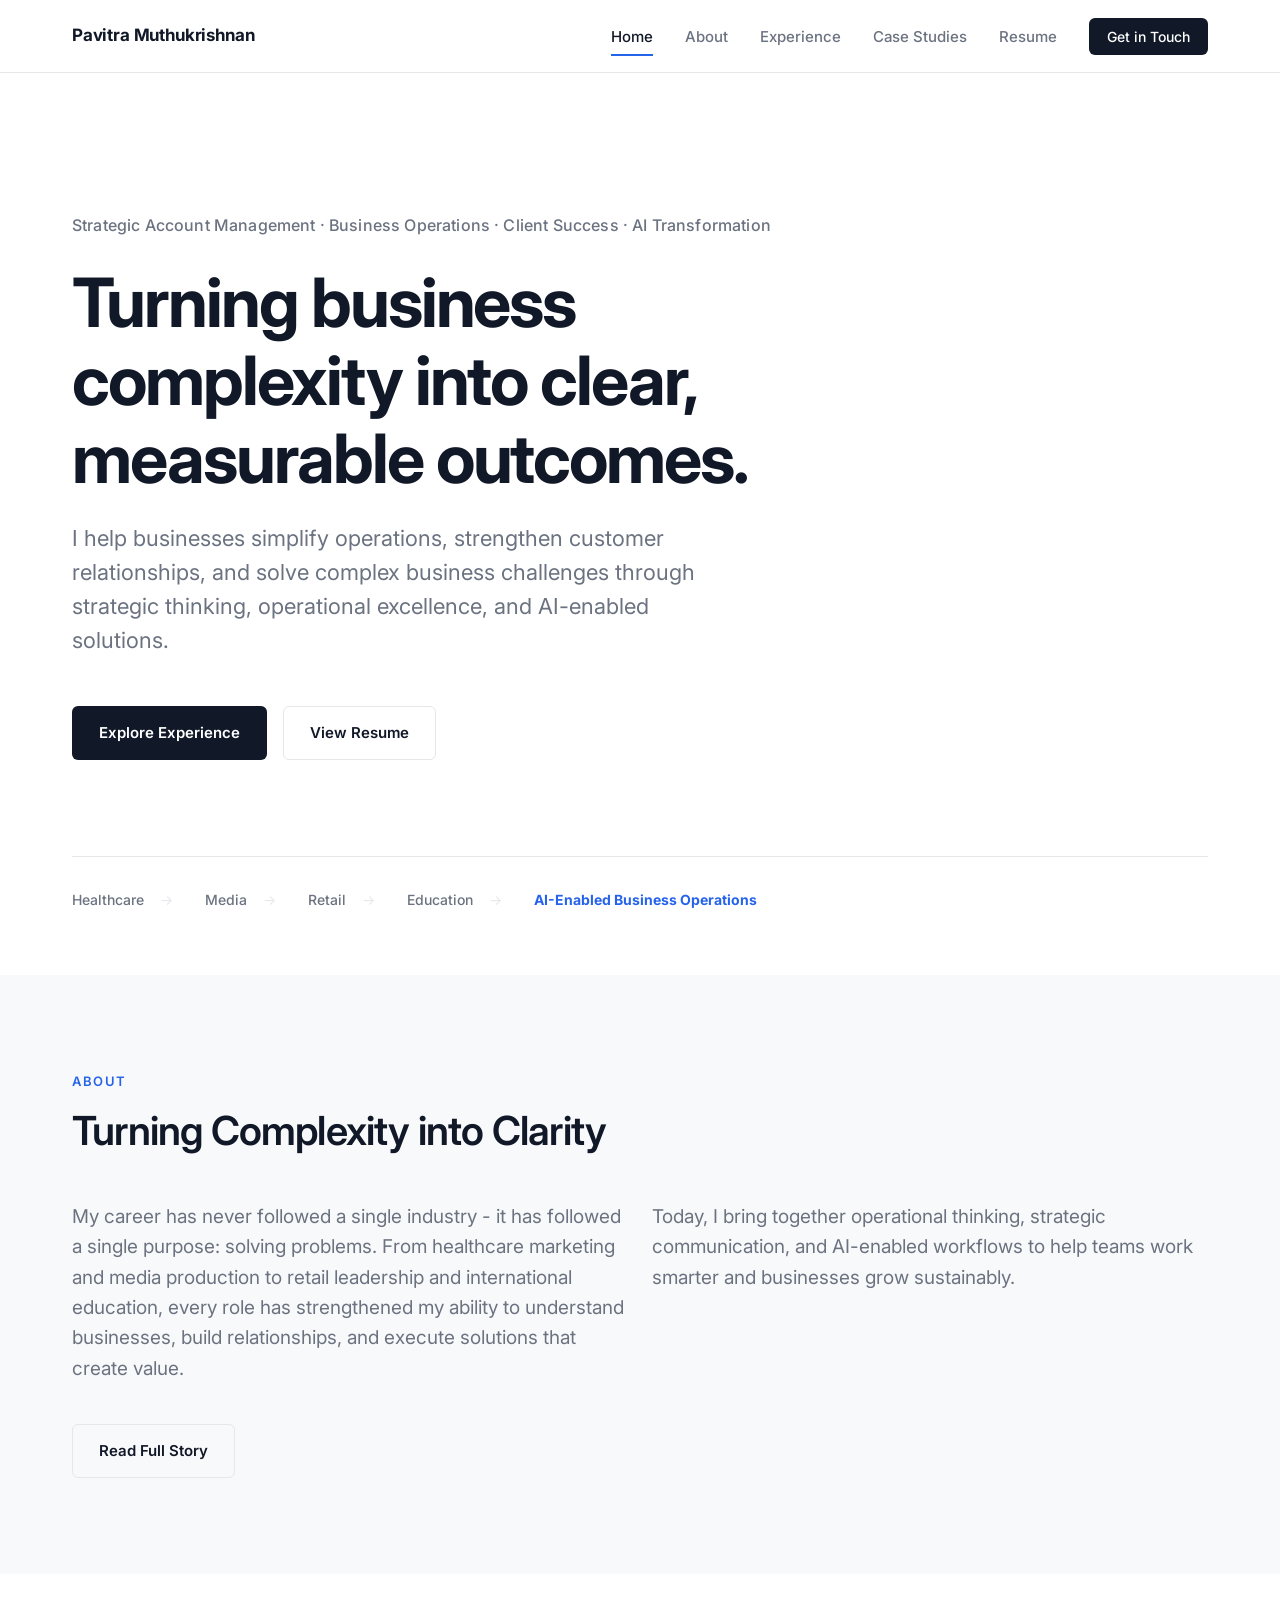
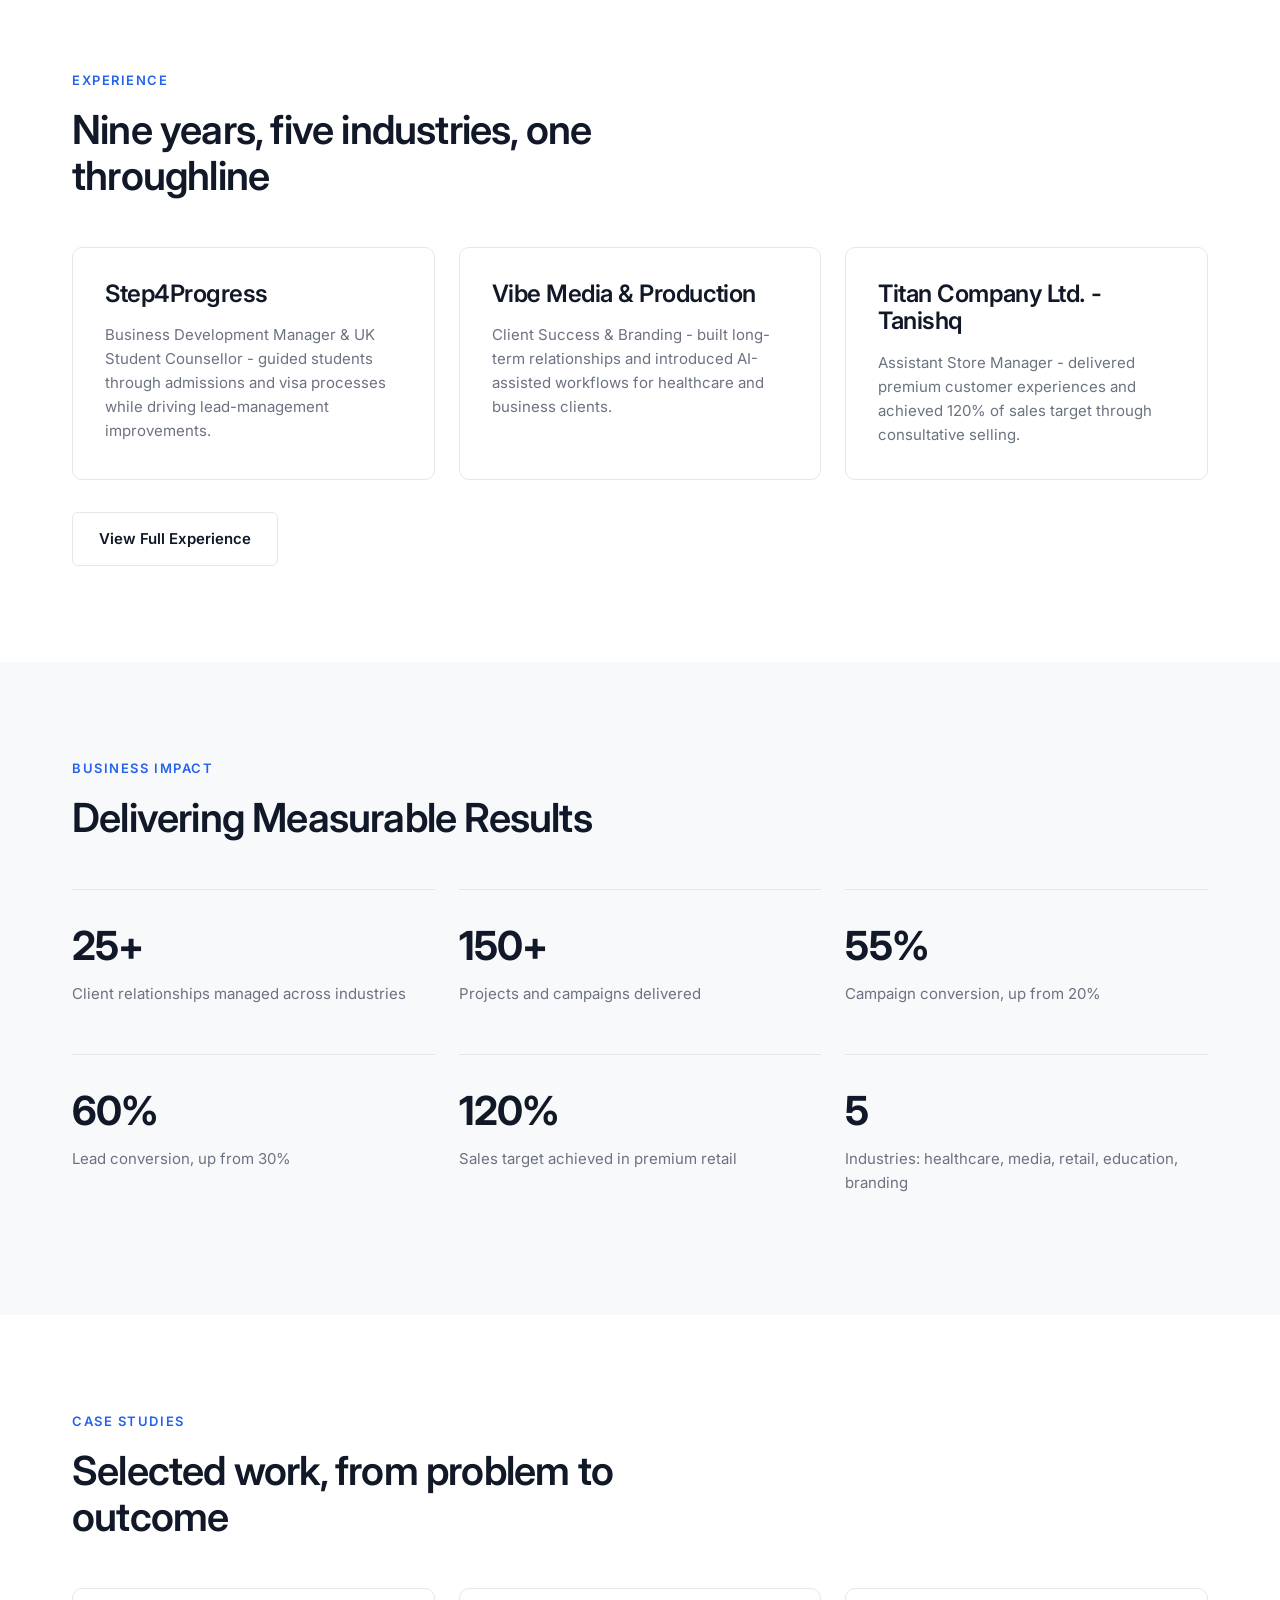
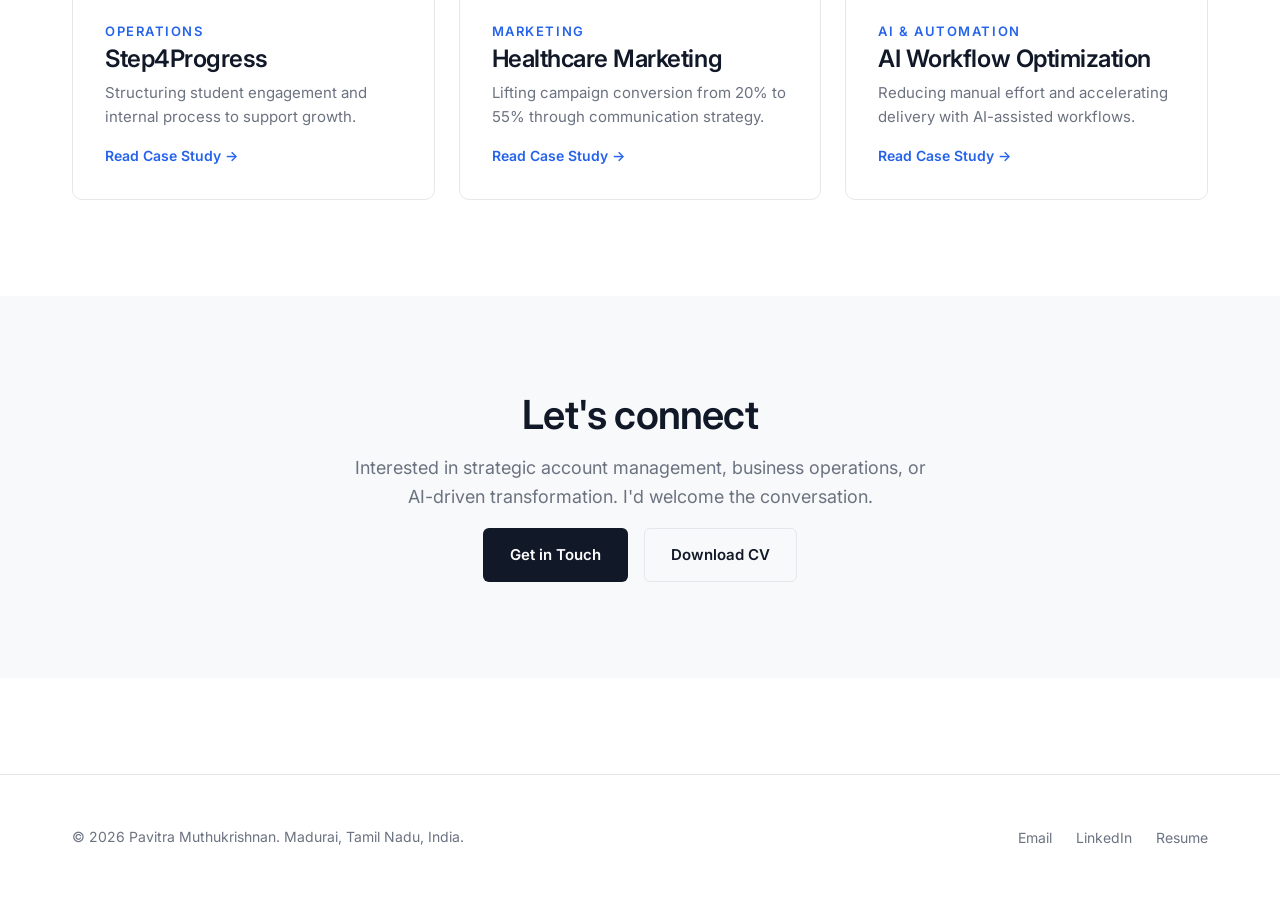
<file: index.html>
<!DOCTYPE html>
<html lang="en">
<head>
<meta charset="UTF-8">
<meta name="viewport" content="width=device-width, initial-scale=1.0">
<meta name="color-scheme" content="light only">
<title>Pavitra Muthukrishnan - Strategic Account Management &amp; Business Operations</title>
<meta name="description" content="Pavitra Muthukrishnan helps businesses simplify operations, strengthen client relationships, and solve complex business challenges through strategic thinking and AI-enabled solutions.">
<meta property="og:title" content="Pavitra Muthukrishnan - Strategic Account Management & Business Operations">
<meta property="og:description" content="Nine years across healthcare, media, retail, education, and branding - turning complexity into clarity.">
<meta property="og:type" content="website">
<meta name="twitter:card" content="summary">
<link rel="icon" href="assets/images/favicon.svg" type="image/svg+xml">
<link rel="preconnect" href="https://fonts.googleapis.com">
<link href="https://fonts.googleapis.com/css2?family=Inter:wght@400;500;600;700&display=swap" rel="stylesheet">
<style>
/* ============================================================
   PAVITRA MUTHUKRISHNAN — EXECUTIVE PORTFOLIO
   Design tokens
   ============================================================ */
:root{
  color-scheme: light only;
  --bg:#FFFFFF;
  --bg-secondary:#F8F9FA;
  --text-primary:#111827;
  --text-secondary:#6B7280;
  --accent:#2563EB;
  --accent-dim:#EFF3FE;
  --border:#E5E7EB;
  --card:#FFFFFF;

  --font-body:'Inter', -apple-system, BlinkMacSystemFont, 'SF Pro Display', sans-serif;

  --max-width:1200px;
  --content-width:820px;

  --space-1:8px;
  --space-2:16px;
  --space-3:24px;
  --space-4:32px;
  --space-5:48px;
  --space-6:64px;
  --space-7:96px;
  --space-8:140px;

  --radius-sm:6px;
  --radius-md:10px;
  --radius-lg:16px;

  --ease:cubic-bezier(.16,1,.3,1);
}

*,*::before,*::after{box-sizing:border-box;}
html{scroll-behavior:smooth; background:#FFFFFF;}
@media (prefers-reduced-motion:reduce){
  html{scroll-behavior:auto;}
  *,*::before,*::after{animation-duration:.001ms!important;animation-iteration-count:1!important;transition-duration:.001ms!important;scroll-behavior:auto!important;}
}

body{
  margin:0;
  font-family:var(--font-body);
  color:var(--text-primary);
  background:var(--bg);
  -webkit-font-smoothing:antialiased;
  line-height:1.6;
  font-size:18px;
}

h1,h2,h3,h4{
  margin:0 0 var(--space-2) 0;
  font-weight:600;
  letter-spacing:-0.02em;
  line-height:1.15;
}
h1{font-size:clamp(36px,6vw,68px); font-weight:700; letter-spacing:-0.03em;}
h2{font-size:clamp(28px,4vw,40px);}
h3{font-size:clamp(20px,2.4vw,24px);}
p{margin:0 0 var(--space-2) 0; color:var(--text-primary);}
a{color:inherit; text-decoration:none;}

.eyebrow{
  font-size:13px;
  font-weight:600;
  letter-spacing:.12em;
  text-transform:uppercase;
  color:var(--accent);
  margin-bottom:var(--space-2);
  display:block;
}

.text-secondary{color:var(--text-secondary);}
.lede{font-size:22px; color:var(--text-secondary); line-height:1.55; font-weight:400;}

/* ---------- Layout ---------- */
.wrap{
  max-width:var(--max-width);
  margin:0 auto;
  padding:0 var(--space-4);
}
.prose{
  max-width:var(--content-width);
}
section{padding:var(--space-7) 0;}
section.tight{padding:var(--space-6) 0;}
.divider{border:none; border-top:1px solid var(--border); margin:0;}
.bg-secondary{background:var(--bg-secondary);}

/* ---------- Nav ---------- */
.site-nav{
  position:sticky; top:0; z-index:100;
  background:rgba(255,255,255,.85);
  backdrop-filter:saturate(180%) blur(12px);
  border-bottom:1px solid var(--border);
}
.site-nav .wrap{
  display:flex; align-items:center; justify-content:space-between;
  height:72px;
}
.nav-mark{font-weight:700; font-size:17px; letter-spacing:-0.01em;}
.nav-links{display:flex; gap:var(--space-4); list-style:none; margin:0; padding:0; align-items:center;}
.nav-links a{
  font-size:15px; font-weight:500; color:var(--text-secondary);
  padding:8px 0; border-bottom:2px solid transparent;
  transition:color .2s var(--ease), border-color .2s var(--ease);
}
.nav-links a:hover, .nav-links a.active{color:var(--text-primary); border-bottom-color:var(--accent);}
.nav-cta{
  background:var(--text-primary); color:#fff!important; padding:10px 18px!important;
  border-radius:var(--radius-sm); font-size:14px!important; border-bottom:none!important;
}
.nav-cta:hover{background:var(--accent)!important;}
.nav-toggle{display:none; background:none; border:none; cursor:pointer; padding:8px;}
.nav-toggle span{display:block; width:22px; height:2px; background:var(--text-primary); margin:5px 0; transition:transform .2s var(--ease), opacity .2s var(--ease);}

@media (max-width:860px){
  .nav-links{
    display:none;
    position:fixed; top:72px; left:0; right:0; bottom:0;
    background:#fff; flex-direction:column; align-items:flex-start;
    padding:var(--space-3) var(--space-4); gap:var(--space-2);
    z-index:99;
  }
  .nav-links.open{display:flex;}
  .nav-toggle{display:block;}
}

/* ---------- Buttons ---------- */
.btn{
  display:inline-flex; align-items:center; gap:8px;
  font-size:15px; font-weight:600;
  padding:14px 26px; border-radius:var(--radius-sm);
  border:1px solid transparent; cursor:pointer;
  transition:transform .2s var(--ease), background .2s var(--ease), border-color .2s var(--ease), color .2s var(--ease);
}
.btn-primary{background:var(--text-primary); color:#fff;}
.btn-primary:hover{background:var(--accent);}
.btn-secondary{background:transparent; color:var(--text-primary); border-color:var(--border);}
.btn-secondary:hover{border-color:var(--text-primary);}
.btn-row{display:flex; gap:var(--space-2); flex-wrap:wrap;}

/* ---------- Hero ---------- */
.hero{padding:var(--space-8) 0 var(--space-6);}
.hero-role{
  font-size:16px; color:var(--text-secondary); font-weight:500;
  margin-bottom:var(--space-3); letter-spacing:.01em;
}
.hero h1{max-width:820px;}
.hero .lede{max-width:640px; margin-top:var(--space-3);}
.hero .btn-row{margin-top:var(--space-5);}

/* Career-arc signature strip */
.arc-strip{
  margin-top:var(--space-7);
  display:flex; align-items:center; flex-wrap:wrap;
  gap:0; border-top:1px solid var(--border); padding-top:var(--space-4);
}
.arc-item{
  font-size:14px; color:var(--text-secondary); font-weight:500;
  padding-right:var(--space-2); margin-right:var(--space-2);
  position:relative;
}
.arc-item:not(:last-child)::after{
  content:'→'; color:var(--border); margin-left:var(--space-2); font-weight:400;
}
.arc-item.current{color:var(--accent); font-weight:700;}

/* ---------- Cards ---------- */
.card{
  background:var(--card);
  border:1px solid var(--border);
  border-radius:var(--radius-md);
  padding:var(--space-4);
  transition:transform .25s var(--ease), box-shadow .25s var(--ease), border-color .25s var(--ease);
}
.card:hover{transform:translateY(-3px); box-shadow:0 12px 32px -16px rgba(17,24,39,.16); border-color:#D8DCE3;}

.grid{display:grid; gap:var(--space-3);}
.grid-2{grid-template-columns:repeat(2,1fr);}
.grid-3{grid-template-columns:repeat(3,1fr);}
@media (max-width:760px){.grid-2,.grid-3{grid-template-columns:1fr;}}

/* ---------- Metrics ---------- */
.metric{padding:var(--space-3) 0; border-top:1px solid var(--border);}
.metric-num{font-size:40px; font-weight:700; letter-spacing:-0.02em; color:var(--text-primary);}
.metric-label{font-size:15px; color:var(--text-secondary); margin-top:4px;}

/* ---------- Experience accordion ---------- */
.exp-card{border:1px solid var(--border); border-radius:var(--radius-md); margin-bottom:var(--space-2); overflow:hidden; background:#fff;}
.exp-head{
  display:flex; justify-content:space-between; align-items:center; gap:var(--space-3);
  padding:var(--space-3) var(--space-4); cursor:pointer; user-select:none;
  background:none; border:none; width:100%; text-align:left; font-family:inherit;
}
.exp-head:hover{background:var(--bg-secondary);}
.exp-title{display:flex; flex-direction:column; gap:2px;}
.exp-company{font-size:19px; font-weight:600;}
.exp-role{font-size:15px; color:var(--text-secondary);}
.exp-meta{display:flex; align-items:center; gap:var(--space-3);}
.exp-duration{font-size:14px; color:var(--text-secondary); white-space:nowrap;}
.exp-icon{width:20px; height:20px; flex-shrink:0; transition:transform .3s var(--ease); color:var(--text-secondary);}
.exp-card[data-open="true"] .exp-icon{transform:rotate(180deg);}
.exp-body{
  max-height:0; overflow:hidden; transition:max-height .35s var(--ease);
}
.exp-body-inner{padding:0 var(--space-4) var(--space-4); border-top:1px solid var(--border);}
.exp-body-inner p{margin-top:var(--space-2);}
.exp-body-inner ul{margin:var(--space-2) 0; padding-left:20px;}
.exp-body-inner li{margin-bottom:6px; color:var(--text-primary);}
.tag-row{display:flex; flex-wrap:wrap; gap:8px; margin-top:var(--space-2);}
.tag{font-size:13px; background:var(--accent-dim); color:var(--accent); padding:6px 12px; border-radius:20px; font-weight:600;}

/* ---------- Case study cards ---------- */
.cs-card{display:block; border:1px solid var(--border); border-radius:var(--radius-md); padding:var(--space-4); background:#fff;}
.cs-card .eyebrow{margin-bottom:var(--space-1);}
.cs-card h3{margin-bottom:8px;}
.cs-arrow{margin-top:var(--space-2); font-size:14px; font-weight:600; color:var(--accent); display:flex; align-items:center; gap:6px;}

/* ---------- Case study page ---------- */
.cs-hero{padding:var(--space-7) 0 var(--space-5); border-bottom:1px solid var(--border);}
.cs-flow{display:flex; flex-direction:column; gap:0;}
.cs-step{padding:var(--space-5) 0; border-top:1px solid var(--border);}
.cs-step:first-child{border-top:none;}
.cs-step-label{font-size:13px; font-weight:700; letter-spacing:.1em; text-transform:uppercase; color:var(--accent); margin-bottom:var(--space-2); display:block;}

/* ---------- Section titles ---------- */
.section-head{margin-bottom:var(--space-5); max-width:640px;}

/* ---------- Contact ---------- */
.contact-card{display:flex; align-items:center; justify-content:space-between; padding:var(--space-3) var(--space-4); border:1px solid var(--border); border-radius:var(--radius-md); margin-bottom:var(--space-2);}
.contact-card:hover{border-color:var(--accent);}
.contact-label{font-size:13px; color:var(--text-secondary); text-transform:uppercase; letter-spacing:.06em; font-weight:600;}
.contact-value{font-size:18px; font-weight:600; margin-top:2px;}

/* ---------- Footer ---------- */
footer{border-top:1px solid var(--border); padding:var(--space-5) 0; margin-top:var(--space-7);}
footer .wrap{display:flex; justify-content:space-between; align-items:center; flex-wrap:wrap; gap:var(--space-2);}
footer p{margin:0; font-size:14px; color:var(--text-secondary);}
.footer-links{display:flex; gap:var(--space-3); list-style:none; padding:0; margin:0;}
.footer-links a{font-size:14px; color:var(--text-secondary);}
.footer-links a:hover{color:var(--accent);}

/* ---------- Scroll reveal ---------- */
.reveal{opacity:0; transform:translateY(16px); transition:opacity .6s var(--ease), transform .6s var(--ease);}
.reveal.in{opacity:1; transform:translateY(0);}

/* ---------- Resume page ---------- */
.resume-toolbar{display:flex; gap:var(--space-2); flex-wrap:wrap; margin-bottom:var(--space-4);}
.pdf-frame{width:100%; height:80vh; border:1px solid var(--border); border-radius:var(--radius-md); background:var(--bg-secondary);}

/* ---------- Focus states ---------- */
a:focus-visible, button:focus-visible, .btn:focus-visible{
  outline:2px solid var(--accent); outline-offset:3px; border-radius:4px;
}

@media (max-width:600px){
  body{font-size:16px;}
  section{padding:var(--space-6) 0;}
  .grid-3{grid-template-columns:1fr;}
}

</style>
<link rel="canonical" href="https://pavitramuthukrishnan.com/">
<script type="application/ld+json">
{
  "@context": "https://schema.org",
  "@type": "Person",
  "name": "Pavitra Muthukrishnan",
  "jobTitle": "Strategic Account Management & Business Operations",
  "email": "pavitra962023@gmail.com",
  "telephone": "+91 8122636839",
  "address": {"@type": "PostalAddress","addressLocality": "Madurai","addressRegion": "Tamil Nadu","addressCountry": "India"},
  "sameAs": ["https://linkedin.com/in/pavitra-muthukrishnan-b9a6038a"]
}
</script>
</head>
<body>

<nav class="site-nav" aria-label="Primary">
  <div class="wrap">
    <a href="index.html" class="nav-mark">Pavitra Muthukrishnan</a>
    <button class="nav-toggle" aria-label="Toggle menu" aria-expanded="false">
      <span></span><span></span><span></span>
    </button>
    <ul class="nav-links">
      <li><a href="index.html">Home</a></li>
      <li><a href="about.html">About</a></li>
      <li><a href="experience.html">Experience</a></li>
      <li><a href="case-studies/index.html">Case Studies</a></li>
      <li><a href="resume/index.html">Resume</a></li>
      <li><a href="contact.html" class="nav-cta">Get in Touch</a></li>
    </ul>
  </div>
</nav>

<header class="hero">
  <div class="wrap">
    <p class="hero-role">Strategic Account Management · Business Operations · Client Success · AI Transformation</p>
    <h1>Turning business complexity into clear, measurable outcomes.</h1>
    <p class="lede">I help businesses simplify operations, strengthen customer relationships, and solve complex business challenges through strategic thinking, operational excellence, and AI-enabled solutions.</p>
    <div class="btn-row">
      <a href="experience.html" class="btn btn-primary">Explore Experience</a>
      <a href="resume/index.html" class="btn btn-secondary">View Resume</a>
    </div>

    <div class="arc-strip" aria-label="Career path across industries">
      <span class="arc-item">Healthcare</span>
      <span class="arc-item">Media</span>
      <span class="arc-item">Retail</span>
      <span class="arc-item">Education</span>
      <span class="arc-item current">AI-Enabled Business Operations</span>
    </div>
  </div>
</header>

<section class="bg-secondary reveal">
  <div class="wrap">
    <div class="section-head">
      <span class="eyebrow">About</span>
      <h2>Turning Complexity into Clarity</h2>
    </div>
    <div class="grid grid-2">
      <p class="text-secondary" style="font-size:19px;">My career has never followed a single industry - it has followed a single purpose: solving problems. From healthcare marketing and media production to retail leadership and international education, every role has strengthened my ability to understand businesses, build relationships, and execute solutions that create value.</p>
      <p class="text-secondary" style="font-size:19px;">Today, I bring together operational thinking, strategic communication, and AI-enabled workflows to help teams work smarter and businesses grow sustainably.</p>
    </div>
    <div class="btn-row" style="margin-top:24px;">
      <a href="about.html" class="btn btn-secondary">Read Full Story</a>
    </div>
  </div>
</section>

<section class="reveal">
  <div class="wrap">
    <div class="section-head">
      <span class="eyebrow">Experience</span>
      <h2>Nine years, five industries, one throughline</h2>
    </div>
    <div class="grid grid-3">
      <div class="card">
        <h3>Step4Progress</h3>
        <p class="text-secondary" style="font-size:15px; margin-bottom:0;">Business Development Manager &amp; UK Student Counsellor - guided students through admissions and visa processes while driving lead-management improvements.</p>
      </div>
      <div class="card">
        <h3>Vibe Media &amp; Production</h3>
        <p class="text-secondary" style="font-size:15px; margin-bottom:0;">Client Success &amp; Branding - built long-term relationships and introduced AI-assisted workflows for healthcare and business clients.</p>
      </div>
      <div class="card">
        <h3>Titan Company Ltd. - Tanishq</h3>
        <p class="text-secondary" style="font-size:15px; margin-bottom:0;">Assistant Store Manager - delivered premium customer experiences and achieved 120% of sales target through consultative selling.</p>
      </div>
    </div>
    <div class="btn-row" style="margin-top:32px;">
      <a href="experience.html" class="btn btn-secondary">View Full Experience</a>
    </div>
  </div>
</section>

<section class="bg-secondary reveal">
  <div class="wrap">
    <div class="section-head">
      <span class="eyebrow">Business Impact</span>
      <h2>Delivering Measurable Results</h2>
    </div>
    <div class="grid grid-3">
      <div class="metric"><div class="metric-num">25+</div><div class="metric-label">Client relationships managed across industries</div></div>
      <div class="metric"><div class="metric-num">150+</div><div class="metric-label">Projects and campaigns delivered</div></div>
      <div class="metric"><div class="metric-num">55%</div><div class="metric-label">Campaign conversion, up from 20%</div></div>
      <div class="metric"><div class="metric-num">60%</div><div class="metric-label">Lead conversion, up from 30%</div></div>
      <div class="metric"><div class="metric-num">120%</div><div class="metric-label">Sales target achieved in premium retail</div></div>
      <div class="metric"><div class="metric-num">5</div><div class="metric-label">Industries: healthcare, media, retail, education, branding</div></div>
    </div>
  </div>
</section>

<section class="reveal">
  <div class="wrap">
    <div class="section-head">
      <span class="eyebrow">Case Studies</span>
      <h2>Selected work, from problem to outcome</h2>
    </div>
    <div class="grid grid-3">
      <a href="case-studies/step4progress.html" class="cs-card">
        <span class="eyebrow" style="margin-bottom:4px;">Operations</span>
        <h3>Step4Progress</h3>
        <p class="text-secondary" style="font-size:15px;">Structuring student engagement and internal process to support growth.</p>
        <span class="cs-arrow">Read Case Study →</span>
      </a>
      <a href="case-studies/healthcare-marketing.html" class="cs-card">
        <span class="eyebrow" style="margin-bottom:4px;">Marketing</span>
        <h3>Healthcare Marketing</h3>
        <p class="text-secondary" style="font-size:15px;">Lifting campaign conversion from 20% to 55% through communication strategy.</p>
        <span class="cs-arrow">Read Case Study →</span>
      </a>
      <a href="case-studies/ai-workflow-optimization.html" class="cs-card">
        <span class="eyebrow" style="margin-bottom:4px;">AI &amp; Automation</span>
        <h3>AI Workflow Optimization</h3>
        <p class="text-secondary" style="font-size:15px;">Reducing manual effort and accelerating delivery with AI-assisted workflows.</p>
        <span class="cs-arrow">Read Case Study →</span>
      </a>
    </div>
  </div>
</section>

<section class="bg-secondary reveal">
  <div class="wrap" style="text-align:center; max-width:640px;">
    <h2>Let's connect</h2>
    <p class="text-secondary" style="font-size:18px;">Interested in strategic account management, business operations, or AI-driven transformation. I'd welcome the conversation.</p>
    <div class="btn-row" style="justify-content:center;">
      <a href="contact.html" class="btn btn-primary">Get in Touch</a>
      <a href="resume/index.html" class="btn btn-secondary">Download CV</a>
    </div>
  </div>
</section>

<footer>
  <div class="wrap">
    <p>© 2026 Pavitra Muthukrishnan. Madurai, Tamil Nadu, India.</p>
    <ul class="footer-links">
      <li><a href="mailto:pavitra962023@gmail.com">Email</a></li>
      <li><a href="https://linkedin.com/in/pavitra-muthukrishnan-b9a6038a" target="_blank" rel="noopener">LinkedIn</a></li>
      <li><a href="resume/index.html">Resume</a></li>
    </ul>
  </div>
</footer>

<script>
// Nav toggle (mobile)
document.addEventListener('DOMContentLoaded', () => {
  const toggle = document.querySelector('.nav-toggle');
  const links = document.querySelector('.nav-links');
  if (toggle && links) {
    toggle.addEventListener('click', () => {
      const open = links.classList.toggle('open');
      toggle.setAttribute('aria-expanded', open);
    });
    links.querySelectorAll('a').forEach(a => a.addEventListener('click', () => {
      links.classList.remove('open');
      toggle.setAttribute('aria-expanded', 'false');
    }));
  }

  // Experience accordion
  document.querySelectorAll('.exp-card').forEach(card => {
    const head = card.querySelector('.exp-head');
    const body = card.querySelector('.exp-body');
    if (!head || !body) return;
    head.addEventListener('click', () => {
      const isOpen = card.getAttribute('data-open') === 'true';
      // close others
      document.querySelectorAll('.exp-card[data-open="true"]').forEach(other => {
        if (other !== card) {
          other.setAttribute('data-open', 'false');
          other.querySelector('.exp-body').style.maxHeight = null;
          other.querySelector('.exp-head').setAttribute('aria-expanded', 'false');
        }
      });
      card.setAttribute('data-open', String(!isOpen));
      head.setAttribute('aria-expanded', String(!isOpen));
      body.style.maxHeight = !isOpen ? body.scrollHeight + 'px' : null;
    });
  });

  // Scroll reveal
  const revealEls = document.querySelectorAll('.reveal');
  if ('IntersectionObserver' in window && revealEls.length) {
    const io = new IntersectionObserver((entries) => {
      entries.forEach(entry => {
        if (entry.isIntersecting) {
          entry.target.classList.add('in');
          io.unobserve(entry.target);
        }
      });
    }, { threshold: 0.12 });
    revealEls.forEach(el => io.observe(el));
  } else {
    revealEls.forEach(el => el.classList.add('in'));
  }

  // Active nav link highlight based on current page
  const current = window.location.pathname.split('/').pop() || 'index.html';
  document.querySelectorAll('.nav-links a').forEach(a => {
    const href = a.getAttribute('href');
    if (href === current || (current === '' && href === 'index.html')) {
      a.classList.add('active');
    }
  });
});

</script>
</body>
</html>
</file>
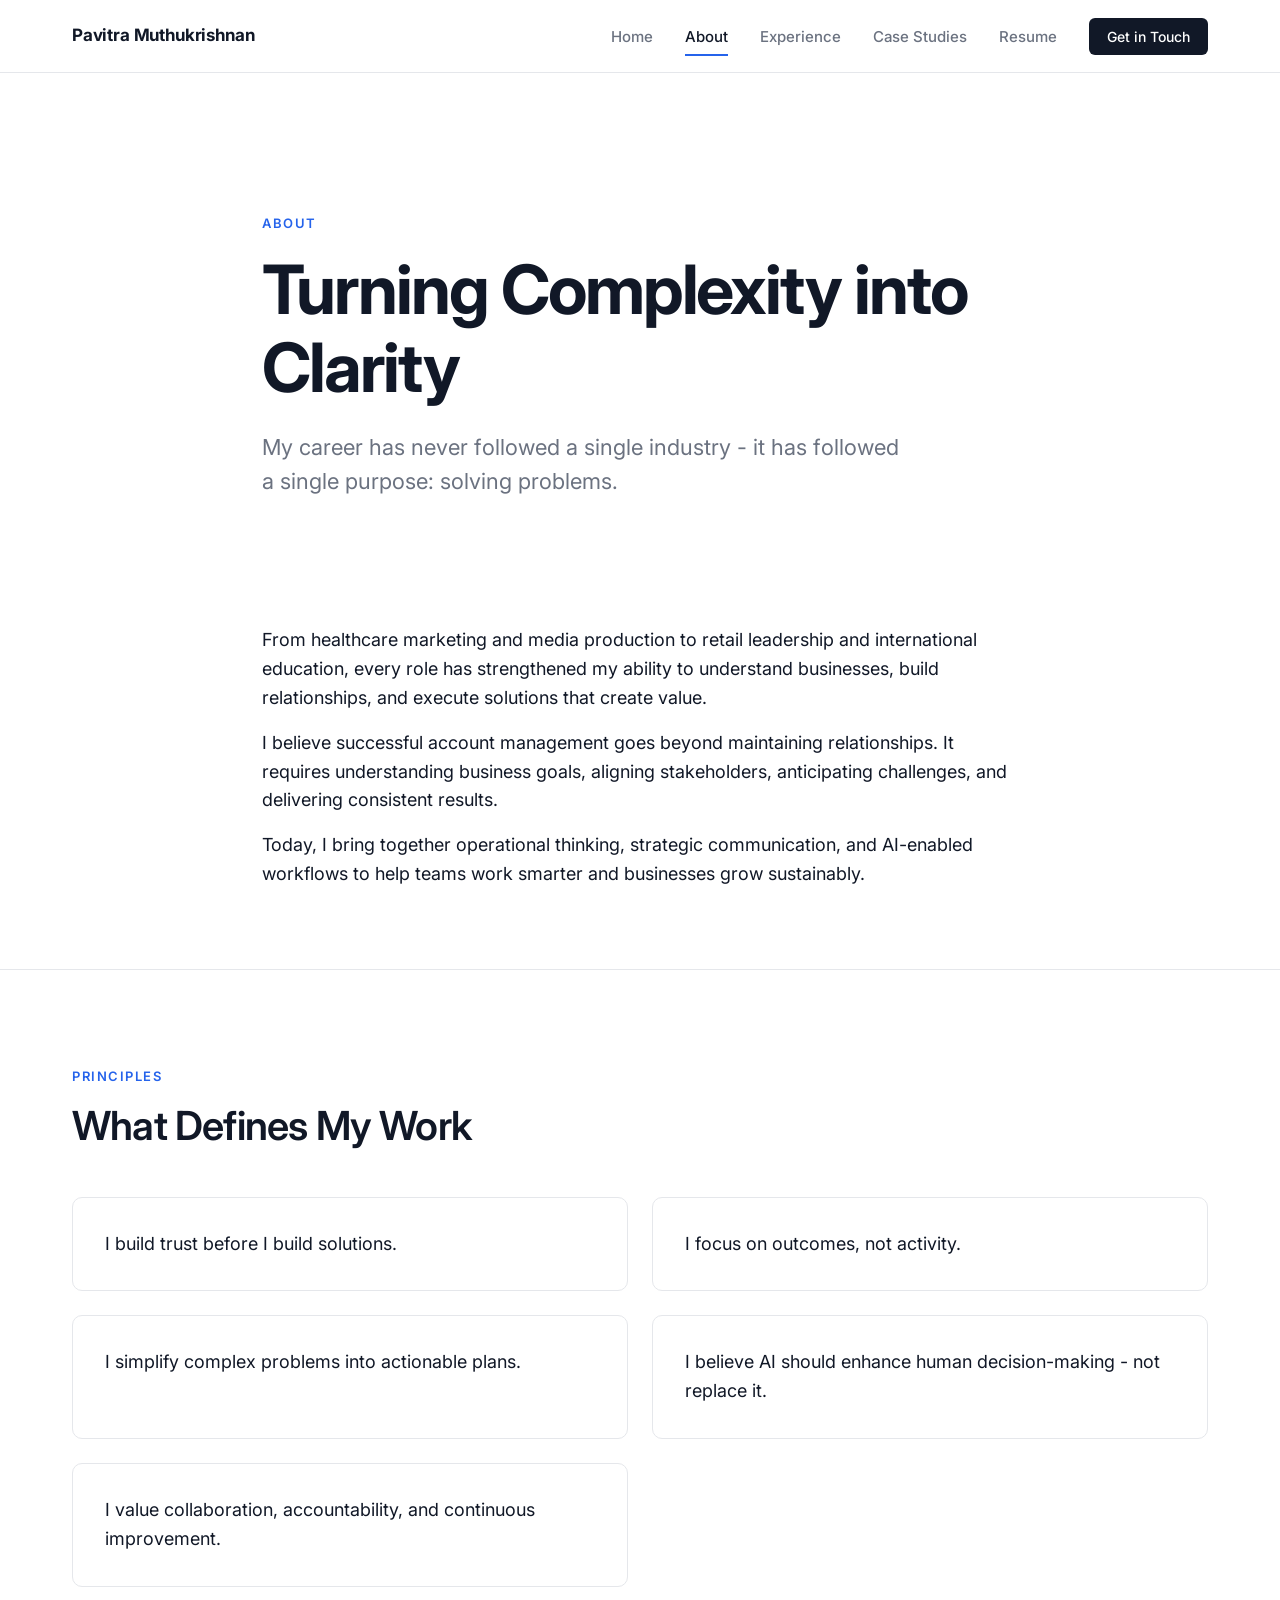
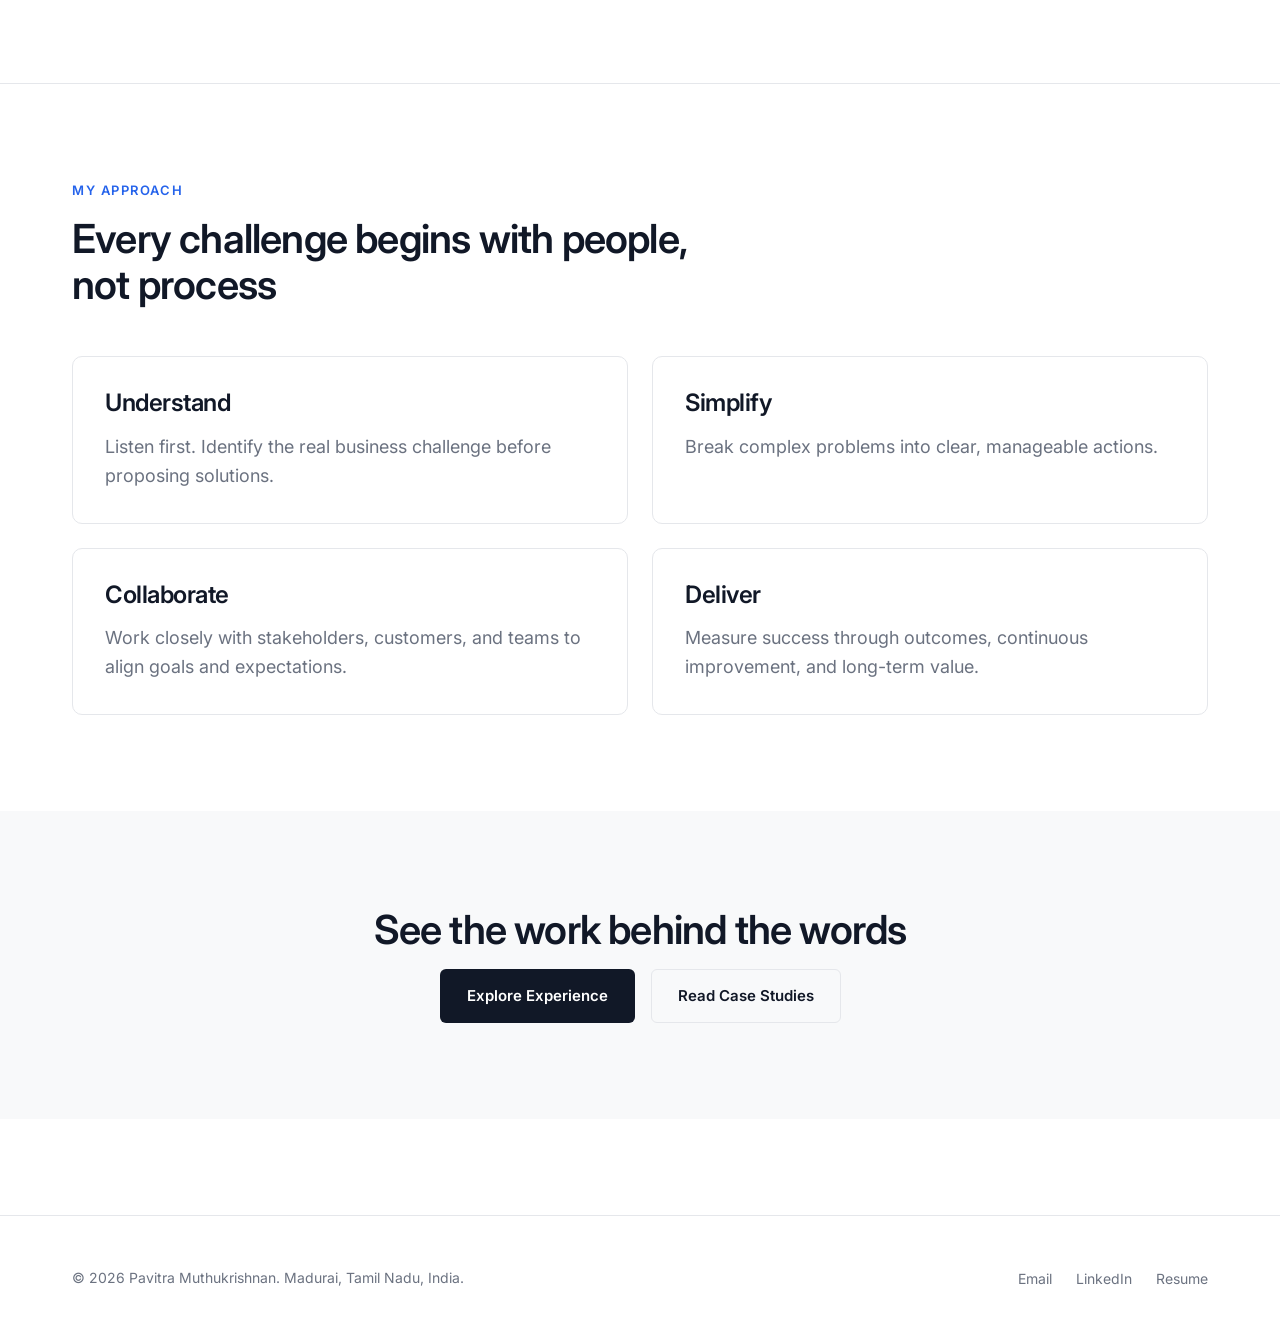
<file: about.html>
<!DOCTYPE html>
<html lang="en">
<head>
<meta charset="UTF-8">
<meta name="viewport" content="width=device-width, initial-scale=1.0">
<meta name="color-scheme" content="light only">
<title>About - Pavitra Muthukrishnan</title>
<meta name="description" content="Nine years across healthcare, media, retail, education, and branding - a career built on solving problems, not following one industry.">
<link href="https://fonts.googleapis.com/css2?family=Inter:wght@400;500;600;700&display=swap" rel="stylesheet">
<style>
/* ============================================================
   PAVITRA MUTHUKRISHNAN — EXECUTIVE PORTFOLIO
   Design tokens
   ============================================================ */
:root{
  color-scheme: light only;
  --bg:#FFFFFF;
  --bg-secondary:#F8F9FA;
  --text-primary:#111827;
  --text-secondary:#6B7280;
  --accent:#2563EB;
  --accent-dim:#EFF3FE;
  --border:#E5E7EB;
  --card:#FFFFFF;

  --font-body:'Inter', -apple-system, BlinkMacSystemFont, 'SF Pro Display', sans-serif;

  --max-width:1200px;
  --content-width:820px;

  --space-1:8px;
  --space-2:16px;
  --space-3:24px;
  --space-4:32px;
  --space-5:48px;
  --space-6:64px;
  --space-7:96px;
  --space-8:140px;

  --radius-sm:6px;
  --radius-md:10px;
  --radius-lg:16px;

  --ease:cubic-bezier(.16,1,.3,1);
}

*,*::before,*::after{box-sizing:border-box;}
html{scroll-behavior:smooth; background:#FFFFFF;}
@media (prefers-reduced-motion:reduce){
  html{scroll-behavior:auto;}
  *,*::before,*::after{animation-duration:.001ms!important;animation-iteration-count:1!important;transition-duration:.001ms!important;scroll-behavior:auto!important;}
}

body{
  margin:0;
  font-family:var(--font-body);
  color:var(--text-primary);
  background:var(--bg);
  -webkit-font-smoothing:antialiased;
  line-height:1.6;
  font-size:18px;
}

h1,h2,h3,h4{
  margin:0 0 var(--space-2) 0;
  font-weight:600;
  letter-spacing:-0.02em;
  line-height:1.15;
}
h1{font-size:clamp(36px,6vw,68px); font-weight:700; letter-spacing:-0.03em;}
h2{font-size:clamp(28px,4vw,40px);}
h3{font-size:clamp(20px,2.4vw,24px);}
p{margin:0 0 var(--space-2) 0; color:var(--text-primary);}
a{color:inherit; text-decoration:none;}

.eyebrow{
  font-size:13px;
  font-weight:600;
  letter-spacing:.12em;
  text-transform:uppercase;
  color:var(--accent);
  margin-bottom:var(--space-2);
  display:block;
}

.text-secondary{color:var(--text-secondary);}
.lede{font-size:22px; color:var(--text-secondary); line-height:1.55; font-weight:400;}

/* ---------- Layout ---------- */
.wrap{
  max-width:var(--max-width);
  margin:0 auto;
  padding:0 var(--space-4);
}
.prose{
  max-width:var(--content-width);
}
section{padding:var(--space-7) 0;}
section.tight{padding:var(--space-6) 0;}
.divider{border:none; border-top:1px solid var(--border); margin:0;}
.bg-secondary{background:var(--bg-secondary);}

/* ---------- Nav ---------- */
.site-nav{
  position:sticky; top:0; z-index:100;
  background:rgba(255,255,255,.85);
  backdrop-filter:saturate(180%) blur(12px);
  border-bottom:1px solid var(--border);
}
.site-nav .wrap{
  display:flex; align-items:center; justify-content:space-between;
  height:72px;
}
.nav-mark{font-weight:700; font-size:17px; letter-spacing:-0.01em;}
.nav-links{display:flex; gap:var(--space-4); list-style:none; margin:0; padding:0; align-items:center;}
.nav-links a{
  font-size:15px; font-weight:500; color:var(--text-secondary);
  padding:8px 0; border-bottom:2px solid transparent;
  transition:color .2s var(--ease), border-color .2s var(--ease);
}
.nav-links a:hover, .nav-links a.active{color:var(--text-primary); border-bottom-color:var(--accent);}
.nav-cta{
  background:var(--text-primary); color:#fff!important; padding:10px 18px!important;
  border-radius:var(--radius-sm); font-size:14px!important; border-bottom:none!important;
}
.nav-cta:hover{background:var(--accent)!important;}
.nav-toggle{display:none; background:none; border:none; cursor:pointer; padding:8px;}
.nav-toggle span{display:block; width:22px; height:2px; background:var(--text-primary); margin:5px 0; transition:transform .2s var(--ease), opacity .2s var(--ease);}

@media (max-width:860px){
  .nav-links{
    display:none;
    position:fixed; top:72px; left:0; right:0; bottom:0;
    background:#fff; flex-direction:column; align-items:flex-start;
    padding:var(--space-3) var(--space-4); gap:var(--space-2);
    z-index:99;
  }
  .nav-links.open{display:flex;}
  .nav-toggle{display:block;}
}

/* ---------- Buttons ---------- */
.btn{
  display:inline-flex; align-items:center; gap:8px;
  font-size:15px; font-weight:600;
  padding:14px 26px; border-radius:var(--radius-sm);
  border:1px solid transparent; cursor:pointer;
  transition:transform .2s var(--ease), background .2s var(--ease), border-color .2s var(--ease), color .2s var(--ease);
}
.btn-primary{background:var(--text-primary); color:#fff;}
.btn-primary:hover{background:var(--accent);}
.btn-secondary{background:transparent; color:var(--text-primary); border-color:var(--border);}
.btn-secondary:hover{border-color:var(--text-primary);}
.btn-row{display:flex; gap:var(--space-2); flex-wrap:wrap;}

/* ---------- Hero ---------- */
.hero{padding:var(--space-8) 0 var(--space-6);}
.hero-role{
  font-size:16px; color:var(--text-secondary); font-weight:500;
  margin-bottom:var(--space-3); letter-spacing:.01em;
}
.hero h1{max-width:820px;}
.hero .lede{max-width:640px; margin-top:var(--space-3);}
.hero .btn-row{margin-top:var(--space-5);}

/* Career-arc signature strip */
.arc-strip{
  margin-top:var(--space-7);
  display:flex; align-items:center; flex-wrap:wrap;
  gap:0; border-top:1px solid var(--border); padding-top:var(--space-4);
}
.arc-item{
  font-size:14px; color:var(--text-secondary); font-weight:500;
  padding-right:var(--space-2); margin-right:var(--space-2);
  position:relative;
}
.arc-item:not(:last-child)::after{
  content:'→'; color:var(--border); margin-left:var(--space-2); font-weight:400;
}
.arc-item.current{color:var(--accent); font-weight:700;}

/* ---------- Cards ---------- */
.card{
  background:var(--card);
  border:1px solid var(--border);
  border-radius:var(--radius-md);
  padding:var(--space-4);
  transition:transform .25s var(--ease), box-shadow .25s var(--ease), border-color .25s var(--ease);
}
.card:hover{transform:translateY(-3px); box-shadow:0 12px 32px -16px rgba(17,24,39,.16); border-color:#D8DCE3;}

.grid{display:grid; gap:var(--space-3);}
.grid-2{grid-template-columns:repeat(2,1fr);}
.grid-3{grid-template-columns:repeat(3,1fr);}
@media (max-width:760px){.grid-2,.grid-3{grid-template-columns:1fr;}}

/* ---------- Metrics ---------- */
.metric{padding:var(--space-3) 0; border-top:1px solid var(--border);}
.metric-num{font-size:40px; font-weight:700; letter-spacing:-0.02em; color:var(--text-primary);}
.metric-label{font-size:15px; color:var(--text-secondary); margin-top:4px;}

/* ---------- Experience accordion ---------- */
.exp-card{border:1px solid var(--border); border-radius:var(--radius-md); margin-bottom:var(--space-2); overflow:hidden; background:#fff;}
.exp-head{
  display:flex; justify-content:space-between; align-items:center; gap:var(--space-3);
  padding:var(--space-3) var(--space-4); cursor:pointer; user-select:none;
  background:none; border:none; width:100%; text-align:left; font-family:inherit;
}
.exp-head:hover{background:var(--bg-secondary);}
.exp-title{display:flex; flex-direction:column; gap:2px;}
.exp-company{font-size:19px; font-weight:600;}
.exp-role{font-size:15px; color:var(--text-secondary);}
.exp-meta{display:flex; align-items:center; gap:var(--space-3);}
.exp-duration{font-size:14px; color:var(--text-secondary); white-space:nowrap;}
.exp-icon{width:20px; height:20px; flex-shrink:0; transition:transform .3s var(--ease); color:var(--text-secondary);}
.exp-card[data-open="true"] .exp-icon{transform:rotate(180deg);}
.exp-body{
  max-height:0; overflow:hidden; transition:max-height .35s var(--ease);
}
.exp-body-inner{padding:0 var(--space-4) var(--space-4); border-top:1px solid var(--border);}
.exp-body-inner p{margin-top:var(--space-2);}
.exp-body-inner ul{margin:var(--space-2) 0; padding-left:20px;}
.exp-body-inner li{margin-bottom:6px; color:var(--text-primary);}
.tag-row{display:flex; flex-wrap:wrap; gap:8px; margin-top:var(--space-2);}
.tag{font-size:13px; background:var(--accent-dim); color:var(--accent); padding:6px 12px; border-radius:20px; font-weight:600;}

/* ---------- Case study cards ---------- */
.cs-card{display:block; border:1px solid var(--border); border-radius:var(--radius-md); padding:var(--space-4); background:#fff;}
.cs-card .eyebrow{margin-bottom:var(--space-1);}
.cs-card h3{margin-bottom:8px;}
.cs-arrow{margin-top:var(--space-2); font-size:14px; font-weight:600; color:var(--accent); display:flex; align-items:center; gap:6px;}

/* ---------- Case study page ---------- */
.cs-hero{padding:var(--space-7) 0 var(--space-5); border-bottom:1px solid var(--border);}
.cs-flow{display:flex; flex-direction:column; gap:0;}
.cs-step{padding:var(--space-5) 0; border-top:1px solid var(--border);}
.cs-step:first-child{border-top:none;}
.cs-step-label{font-size:13px; font-weight:700; letter-spacing:.1em; text-transform:uppercase; color:var(--accent); margin-bottom:var(--space-2); display:block;}

/* ---------- Section titles ---------- */
.section-head{margin-bottom:var(--space-5); max-width:640px;}

/* ---------- Contact ---------- */
.contact-card{display:flex; align-items:center; justify-content:space-between; padding:var(--space-3) var(--space-4); border:1px solid var(--border); border-radius:var(--radius-md); margin-bottom:var(--space-2);}
.contact-card:hover{border-color:var(--accent);}
.contact-label{font-size:13px; color:var(--text-secondary); text-transform:uppercase; letter-spacing:.06em; font-weight:600;}
.contact-value{font-size:18px; font-weight:600; margin-top:2px;}

/* ---------- Footer ---------- */
footer{border-top:1px solid var(--border); padding:var(--space-5) 0; margin-top:var(--space-7);}
footer .wrap{display:flex; justify-content:space-between; align-items:center; flex-wrap:wrap; gap:var(--space-2);}
footer p{margin:0; font-size:14px; color:var(--text-secondary);}
.footer-links{display:flex; gap:var(--space-3); list-style:none; padding:0; margin:0;}
.footer-links a{font-size:14px; color:var(--text-secondary);}
.footer-links a:hover{color:var(--accent);}

/* ---------- Scroll reveal ---------- */
.reveal{opacity:0; transform:translateY(16px); transition:opacity .6s var(--ease), transform .6s var(--ease);}
.reveal.in{opacity:1; transform:translateY(0);}

/* ---------- Resume page ---------- */
.resume-toolbar{display:flex; gap:var(--space-2); flex-wrap:wrap; margin-bottom:var(--space-4);}
.pdf-frame{width:100%; height:80vh; border:1px solid var(--border); border-radius:var(--radius-md); background:var(--bg-secondary);}

/* ---------- Focus states ---------- */
a:focus-visible, button:focus-visible, .btn:focus-visible{
  outline:2px solid var(--accent); outline-offset:3px; border-radius:4px;
}

@media (max-width:600px){
  body{font-size:16px;}
  section{padding:var(--space-6) 0;}
  .grid-3{grid-template-columns:1fr;}
}

</style>
</head>
<body>
<nav class="site-nav" aria-label="Primary">
  <div class="wrap">
    <a href="index.html" class="nav-mark">Pavitra Muthukrishnan</a>
    <button class="nav-toggle" aria-label="Toggle menu" aria-expanded="false"><span></span><span></span><span></span></button>
    <ul class="nav-links">
      <li><a href="index.html">Home</a></li>
      <li><a href="about.html">About</a></li>
      <li><a href="experience.html">Experience</a></li>
      <li><a href="case-studies/index.html">Case Studies</a></li>
      <li><a href="resume/index.html">Resume</a></li>
      <li><a href="contact.html" class="nav-cta">Get in Touch</a></li>
    </ul>
  </div>
</nav>

<header class="hero" style="padding-bottom:var(--space-5);">
  <div class="wrap prose">
    <span class="eyebrow">About</span>
    <h1>Turning Complexity into Clarity</h1>
    <p class="lede">My career has never followed a single industry - it has followed a single purpose: solving problems.</p>
  </div>
</header>

<section class="tight reveal">
  <div class="wrap prose">
    <p>From healthcare marketing and media production to retail leadership and international education, every role has strengthened my ability to understand businesses, build relationships, and execute solutions that create value.</p>
    <p>I believe successful account management goes beyond maintaining relationships. It requires understanding business goals, aligning stakeholders, anticipating challenges, and delivering consistent results.</p>
    <p>Today, I bring together operational thinking, strategic communication, and AI-enabled workflows to help teams work smarter and businesses grow sustainably.</p>
  </div>
</section>

<hr class="divider">

<section class="reveal">
  <div class="wrap">
    <div class="section-head">
      <span class="eyebrow">Principles</span>
      <h2>What Defines My Work</h2>
    </div>
    <div class="grid grid-2">
      <div class="card"><p style="margin:0;">I build trust before I build solutions.</p></div>
      <div class="card"><p style="margin:0;">I focus on outcomes, not activity.</p></div>
      <div class="card"><p style="margin:0;">I simplify complex problems into actionable plans.</p></div>
      <div class="card"><p style="margin:0;">I believe AI should enhance human decision-making - not replace it.</p></div>
      <div class="card"><p style="margin:0;">I value collaboration, accountability, and continuous improvement.</p></div>
    </div>
  </div>
</section>

<hr class="divider">

<section class="reveal">
  <div class="wrap">
    <div class="section-head">
      <span class="eyebrow">My Approach</span>
      <h2>Every challenge begins with people, not process</h2>
    </div>
    <div class="grid grid-2">
      <div class="card">
        <h3>Understand</h3>
        <p class="text-secondary" style="margin:0;">Listen first. Identify the real business challenge before proposing solutions.</p>
      </div>
      <div class="card">
        <h3>Simplify</h3>
        <p class="text-secondary" style="margin:0;">Break complex problems into clear, manageable actions.</p>
      </div>
      <div class="card">
        <h3>Collaborate</h3>
        <p class="text-secondary" style="margin:0;">Work closely with stakeholders, customers, and teams to align goals and expectations.</p>
      </div>
      <div class="card">
        <h3>Deliver</h3>
        <p class="text-secondary" style="margin:0;">Measure success through outcomes, continuous improvement, and long-term value.</p>
      </div>
    </div>
  </div>
</section>

<section class="bg-secondary reveal">
  <div class="wrap" style="text-align:center; max-width:640px;">
    <h2>See the work behind the words</h2>
    <div class="btn-row" style="justify-content:center;">
      <a href="experience.html" class="btn btn-primary">Explore Experience</a>
      <a href="case-studies/index.html" class="btn btn-secondary">Read Case Studies</a>
    </div>
  </div>
</section>

<footer>
  <div class="wrap">
    <p>© 2026 Pavitra Muthukrishnan. Madurai, Tamil Nadu, India.</p>
    <ul class="footer-links">
      <li><a href="mailto:pavitra962023@gmail.com">Email</a></li>
      <li><a href="https://linkedin.com/in/pavitra-muthukrishnan-b9a6038a" target="_blank" rel="noopener">LinkedIn</a></li>
      <li><a href="resume/index.html">Resume</a></li>
    </ul>
  </div>
</footer>
<script>
// Nav toggle (mobile)
document.addEventListener('DOMContentLoaded', () => {
  const toggle = document.querySelector('.nav-toggle');
  const links = document.querySelector('.nav-links');
  if (toggle && links) {
    toggle.addEventListener('click', () => {
      const open = links.classList.toggle('open');
      toggle.setAttribute('aria-expanded', open);
    });
    links.querySelectorAll('a').forEach(a => a.addEventListener('click', () => {
      links.classList.remove('open');
      toggle.setAttribute('aria-expanded', 'false');
    }));
  }

  // Experience accordion
  document.querySelectorAll('.exp-card').forEach(card => {
    const head = card.querySelector('.exp-head');
    const body = card.querySelector('.exp-body');
    if (!head || !body) return;
    head.addEventListener('click', () => {
      const isOpen = card.getAttribute('data-open') === 'true';
      // close others
      document.querySelectorAll('.exp-card[data-open="true"]').forEach(other => {
        if (other !== card) {
          other.setAttribute('data-open', 'false');
          other.querySelector('.exp-body').style.maxHeight = null;
          other.querySelector('.exp-head').setAttribute('aria-expanded', 'false');
        }
      });
      card.setAttribute('data-open', String(!isOpen));
      head.setAttribute('aria-expanded', String(!isOpen));
      body.style.maxHeight = !isOpen ? body.scrollHeight + 'px' : null;
    });
  });

  // Scroll reveal
  const revealEls = document.querySelectorAll('.reveal');
  if ('IntersectionObserver' in window && revealEls.length) {
    const io = new IntersectionObserver((entries) => {
      entries.forEach(entry => {
        if (entry.isIntersecting) {
          entry.target.classList.add('in');
          io.unobserve(entry.target);
        }
      });
    }, { threshold: 0.12 });
    revealEls.forEach(el => io.observe(el));
  } else {
    revealEls.forEach(el => el.classList.add('in'));
  }

  // Active nav link highlight based on current page
  const current = window.location.pathname.split('/').pop() || 'index.html';
  document.querySelectorAll('.nav-links a').forEach(a => {
    const href = a.getAttribute('href');
    if (href === current || (current === '' && href === 'index.html')) {
      a.classList.add('active');
    }
  });
});

</script>
</body>
</html>
</file>
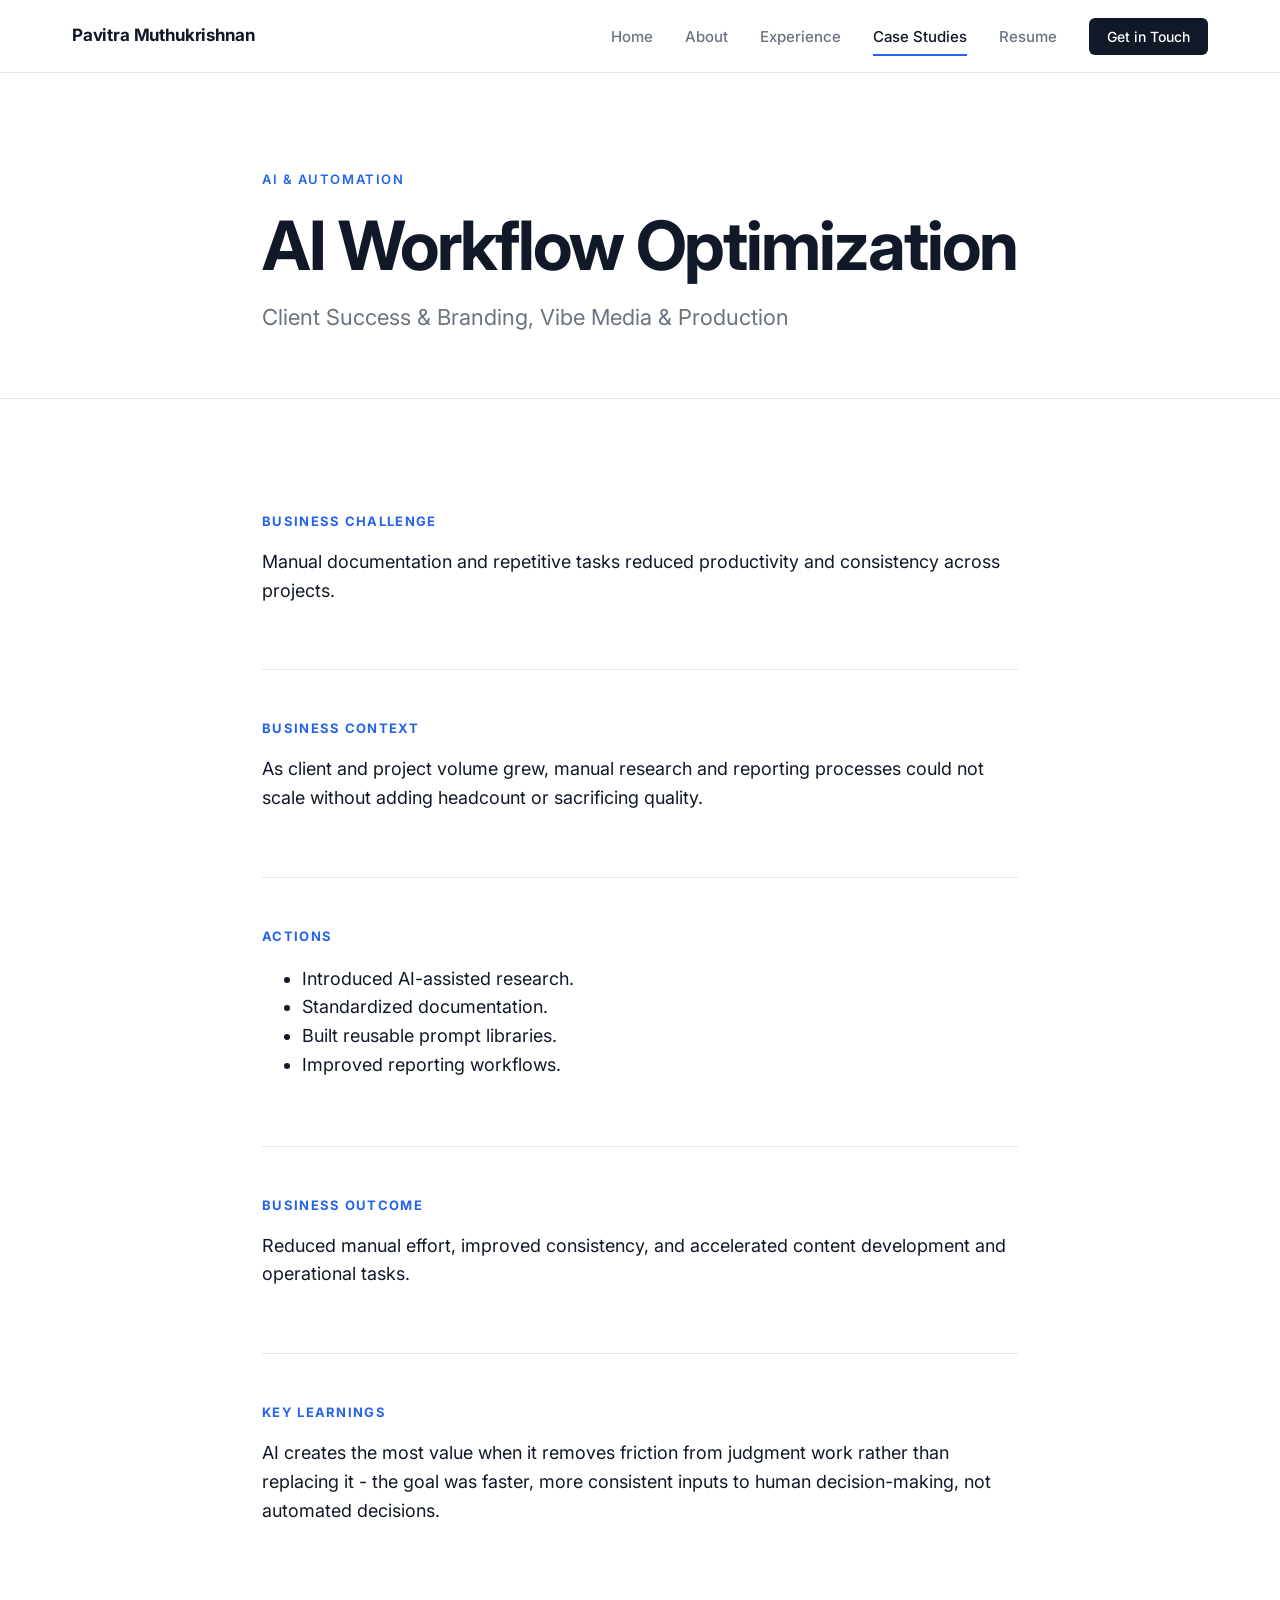
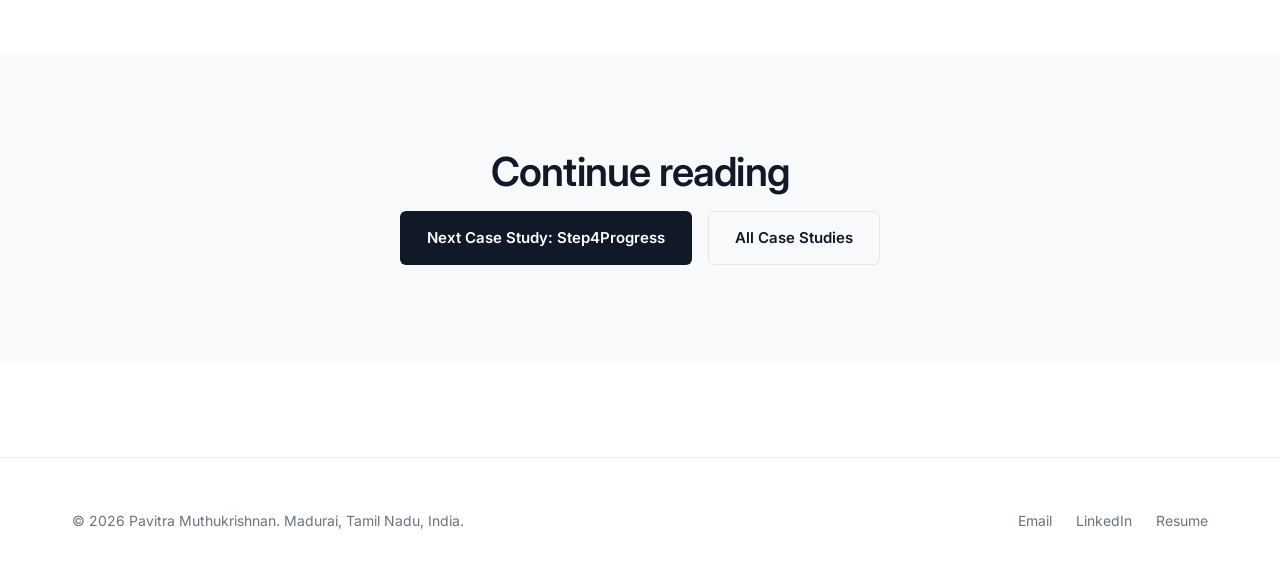
<file: ai-workflow-optimization.html>
<!DOCTYPE html>
<html lang="en">
<head>
<meta charset="UTF-8">
<meta name="viewport" content="width=device-width, initial-scale=1.0">
<meta name="color-scheme" content="light only">
<title>AI Workflow Optimization - Case Study - Pavitra Muthukrishnan</title>
<meta name="description" content="AI & Automation case study: AI Workflow Optimization.">
<link href="https://fonts.googleapis.com/css2?family=Inter:wght@400;500;600;700&display=swap" rel="stylesheet">
<style>
/* ============================================================
   PAVITRA MUTHUKRISHNAN — EXECUTIVE PORTFOLIO
   Design tokens
   ============================================================ */
:root{
  color-scheme: light only;
  --bg:#FFFFFF;
  --bg-secondary:#F8F9FA;
  --text-primary:#111827;
  --text-secondary:#6B7280;
  --accent:#2563EB;
  --accent-dim:#EFF3FE;
  --border:#E5E7EB;
  --card:#FFFFFF;

  --font-body:'Inter', -apple-system, BlinkMacSystemFont, 'SF Pro Display', sans-serif;

  --max-width:1200px;
  --content-width:820px;

  --space-1:8px;
  --space-2:16px;
  --space-3:24px;
  --space-4:32px;
  --space-5:48px;
  --space-6:64px;
  --space-7:96px;
  --space-8:140px;

  --radius-sm:6px;
  --radius-md:10px;
  --radius-lg:16px;

  --ease:cubic-bezier(.16,1,.3,1);
}

*,*::before,*::after{box-sizing:border-box;}
html{scroll-behavior:smooth; background:#FFFFFF;}
@media (prefers-reduced-motion:reduce){
  html{scroll-behavior:auto;}
  *,*::before,*::after{animation-duration:.001ms!important;animation-iteration-count:1!important;transition-duration:.001ms!important;scroll-behavior:auto!important;}
}

body{
  margin:0;
  font-family:var(--font-body);
  color:var(--text-primary);
  background:var(--bg);
  -webkit-font-smoothing:antialiased;
  line-height:1.6;
  font-size:18px;
}

h1,h2,h3,h4{
  margin:0 0 var(--space-2) 0;
  font-weight:600;
  letter-spacing:-0.02em;
  line-height:1.15;
}
h1{font-size:clamp(36px,6vw,68px); font-weight:700; letter-spacing:-0.03em;}
h2{font-size:clamp(28px,4vw,40px);}
h3{font-size:clamp(20px,2.4vw,24px);}
p{margin:0 0 var(--space-2) 0; color:var(--text-primary);}
a{color:inherit; text-decoration:none;}

.eyebrow{
  font-size:13px;
  font-weight:600;
  letter-spacing:.12em;
  text-transform:uppercase;
  color:var(--accent);
  margin-bottom:var(--space-2);
  display:block;
}

.text-secondary{color:var(--text-secondary);}
.lede{font-size:22px; color:var(--text-secondary); line-height:1.55; font-weight:400;}

/* ---------- Layout ---------- */
.wrap{
  max-width:var(--max-width);
  margin:0 auto;
  padding:0 var(--space-4);
}
.prose{
  max-width:var(--content-width);
}
section{padding:var(--space-7) 0;}
section.tight{padding:var(--space-6) 0;}
.divider{border:none; border-top:1px solid var(--border); margin:0;}
.bg-secondary{background:var(--bg-secondary);}

/* ---------- Nav ---------- */
.site-nav{
  position:sticky; top:0; z-index:100;
  background:rgba(255,255,255,.85);
  backdrop-filter:saturate(180%) blur(12px);
  border-bottom:1px solid var(--border);
}
.site-nav .wrap{
  display:flex; align-items:center; justify-content:space-between;
  height:72px;
}
.nav-mark{font-weight:700; font-size:17px; letter-spacing:-0.01em;}
.nav-links{display:flex; gap:var(--space-4); list-style:none; margin:0; padding:0; align-items:center;}
.nav-links a{
  font-size:15px; font-weight:500; color:var(--text-secondary);
  padding:8px 0; border-bottom:2px solid transparent;
  transition:color .2s var(--ease), border-color .2s var(--ease);
}
.nav-links a:hover, .nav-links a.active{color:var(--text-primary); border-bottom-color:var(--accent);}
.nav-cta{
  background:var(--text-primary); color:#fff!important; padding:10px 18px!important;
  border-radius:var(--radius-sm); font-size:14px!important; border-bottom:none!important;
}
.nav-cta:hover{background:var(--accent)!important;}
.nav-toggle{display:none; background:none; border:none; cursor:pointer; padding:8px;}
.nav-toggle span{display:block; width:22px; height:2px; background:var(--text-primary); margin:5px 0; transition:transform .2s var(--ease), opacity .2s var(--ease);}

@media (max-width:860px){
  .nav-links{
    display:none;
    position:fixed; top:72px; left:0; right:0; bottom:0;
    background:#fff; flex-direction:column; align-items:flex-start;
    padding:var(--space-3) var(--space-4); gap:var(--space-2);
    z-index:99;
  }
  .nav-links.open{display:flex;}
  .nav-toggle{display:block;}
}

/* ---------- Buttons ---------- */
.btn{
  display:inline-flex; align-items:center; gap:8px;
  font-size:15px; font-weight:600;
  padding:14px 26px; border-radius:var(--radius-sm);
  border:1px solid transparent; cursor:pointer;
  transition:transform .2s var(--ease), background .2s var(--ease), border-color .2s var(--ease), color .2s var(--ease);
}
.btn-primary{background:var(--text-primary); color:#fff;}
.btn-primary:hover{background:var(--accent);}
.btn-secondary{background:transparent; color:var(--text-primary); border-color:var(--border);}
.btn-secondary:hover{border-color:var(--text-primary);}
.btn-row{display:flex; gap:var(--space-2); flex-wrap:wrap;}

/* ---------- Hero ---------- */
.hero{padding:var(--space-8) 0 var(--space-6);}
.hero-role{
  font-size:16px; color:var(--text-secondary); font-weight:500;
  margin-bottom:var(--space-3); letter-spacing:.01em;
}
.hero h1{max-width:820px;}
.hero .lede{max-width:640px; margin-top:var(--space-3);}
.hero .btn-row{margin-top:var(--space-5);}

/* Career-arc signature strip */
.arc-strip{
  margin-top:var(--space-7);
  display:flex; align-items:center; flex-wrap:wrap;
  gap:0; border-top:1px solid var(--border); padding-top:var(--space-4);
}
.arc-item{
  font-size:14px; color:var(--text-secondary); font-weight:500;
  padding-right:var(--space-2); margin-right:var(--space-2);
  position:relative;
}
.arc-item:not(:last-child)::after{
  content:'→'; color:var(--border); margin-left:var(--space-2); font-weight:400;
}
.arc-item.current{color:var(--accent); font-weight:700;}

/* ---------- Cards ---------- */
.card{
  background:var(--card);
  border:1px solid var(--border);
  border-radius:var(--radius-md);
  padding:var(--space-4);
  transition:transform .25s var(--ease), box-shadow .25s var(--ease), border-color .25s var(--ease);
}
.card:hover{transform:translateY(-3px); box-shadow:0 12px 32px -16px rgba(17,24,39,.16); border-color:#D8DCE3;}

.grid{display:grid; gap:var(--space-3);}
.grid-2{grid-template-columns:repeat(2,1fr);}
.grid-3{grid-template-columns:repeat(3,1fr);}
@media (max-width:760px){.grid-2,.grid-3{grid-template-columns:1fr;}}

/* ---------- Metrics ---------- */
.metric{padding:var(--space-3) 0; border-top:1px solid var(--border);}
.metric-num{font-size:40px; font-weight:700; letter-spacing:-0.02em; color:var(--text-primary);}
.metric-label{font-size:15px; color:var(--text-secondary); margin-top:4px;}

/* ---------- Experience accordion ---------- */
.exp-card{border:1px solid var(--border); border-radius:var(--radius-md); margin-bottom:var(--space-2); overflow:hidden; background:#fff;}
.exp-head{
  display:flex; justify-content:space-between; align-items:center; gap:var(--space-3);
  padding:var(--space-3) var(--space-4); cursor:pointer; user-select:none;
  background:none; border:none; width:100%; text-align:left; font-family:inherit;
}
.exp-head:hover{background:var(--bg-secondary);}
.exp-title{display:flex; flex-direction:column; gap:2px;}
.exp-company{font-size:19px; font-weight:600;}
.exp-role{font-size:15px; color:var(--text-secondary);}
.exp-meta{display:flex; align-items:center; gap:var(--space-3);}
.exp-duration{font-size:14px; color:var(--text-secondary); white-space:nowrap;}
.exp-icon{width:20px; height:20px; flex-shrink:0; transition:transform .3s var(--ease); color:var(--text-secondary);}
.exp-card[data-open="true"] .exp-icon{transform:rotate(180deg);}
.exp-body{
  max-height:0; overflow:hidden; transition:max-height .35s var(--ease);
}
.exp-body-inner{padding:0 var(--space-4) var(--space-4); border-top:1px solid var(--border);}
.exp-body-inner p{margin-top:var(--space-2);}
.exp-body-inner ul{margin:var(--space-2) 0; padding-left:20px;}
.exp-body-inner li{margin-bottom:6px; color:var(--text-primary);}
.tag-row{display:flex; flex-wrap:wrap; gap:8px; margin-top:var(--space-2);}
.tag{font-size:13px; background:var(--accent-dim); color:var(--accent); padding:6px 12px; border-radius:20px; font-weight:600;}

/* ---------- Case study cards ---------- */
.cs-card{display:block; border:1px solid var(--border); border-radius:var(--radius-md); padding:var(--space-4); background:#fff;}
.cs-card .eyebrow{margin-bottom:var(--space-1);}
.cs-card h3{margin-bottom:8px;}
.cs-arrow{margin-top:var(--space-2); font-size:14px; font-weight:600; color:var(--accent); display:flex; align-items:center; gap:6px;}

/* ---------- Case study page ---------- */
.cs-hero{padding:var(--space-7) 0 var(--space-5); border-bottom:1px solid var(--border);}
.cs-flow{display:flex; flex-direction:column; gap:0;}
.cs-step{padding:var(--space-5) 0; border-top:1px solid var(--border);}
.cs-step:first-child{border-top:none;}
.cs-step-label{font-size:13px; font-weight:700; letter-spacing:.1em; text-transform:uppercase; color:var(--accent); margin-bottom:var(--space-2); display:block;}

/* ---------- Section titles ---------- */
.section-head{margin-bottom:var(--space-5); max-width:640px;}

/* ---------- Contact ---------- */
.contact-card{display:flex; align-items:center; justify-content:space-between; padding:var(--space-3) var(--space-4); border:1px solid var(--border); border-radius:var(--radius-md); margin-bottom:var(--space-2);}
.contact-card:hover{border-color:var(--accent);}
.contact-label{font-size:13px; color:var(--text-secondary); text-transform:uppercase; letter-spacing:.06em; font-weight:600;}
.contact-value{font-size:18px; font-weight:600; margin-top:2px;}

/* ---------- Footer ---------- */
footer{border-top:1px solid var(--border); padding:var(--space-5) 0; margin-top:var(--space-7);}
footer .wrap{display:flex; justify-content:space-between; align-items:center; flex-wrap:wrap; gap:var(--space-2);}
footer p{margin:0; font-size:14px; color:var(--text-secondary);}
.footer-links{display:flex; gap:var(--space-3); list-style:none; padding:0; margin:0;}
.footer-links a{font-size:14px; color:var(--text-secondary);}
.footer-links a:hover{color:var(--accent);}

/* ---------- Scroll reveal ---------- */
.reveal{opacity:0; transform:translateY(16px); transition:opacity .6s var(--ease), transform .6s var(--ease);}
.reveal.in{opacity:1; transform:translateY(0);}

/* ---------- Resume page ---------- */
.resume-toolbar{display:flex; gap:var(--space-2); flex-wrap:wrap; margin-bottom:var(--space-4);}
.pdf-frame{width:100%; height:80vh; border:1px solid var(--border); border-radius:var(--radius-md); background:var(--bg-secondary);}

/* ---------- Focus states ---------- */
a:focus-visible, button:focus-visible, .btn:focus-visible{
  outline:2px solid var(--accent); outline-offset:3px; border-radius:4px;
}

@media (max-width:600px){
  body{font-size:16px;}
  section{padding:var(--space-6) 0;}
  .grid-3{grid-template-columns:1fr;}
}

</style>
</head>
<body>
<nav class="site-nav" aria-label="Primary">
  <div class="wrap">
    <a href="../index.html" class="nav-mark">Pavitra Muthukrishnan</a>
    <button class="nav-toggle" aria-label="Toggle menu" aria-expanded="false"><span></span><span></span><span></span></button>
    <ul class="nav-links">
      <li><a href="../index.html">Home</a></li>
      <li><a href="../about.html">About</a></li>
      <li><a href="../experience.html">Experience</a></li>
      <li><a href="index.html" class="active">Case Studies</a></li>
      <li><a href="../resume/index.html">Resume</a></li>
      <li><a href="../contact.html" class="nav-cta">Get in Touch</a></li>
    </ul>
  </div>
</nav>

<header class="cs-hero">
  <div class="wrap prose">
    <span class="eyebrow">AI & Automation</span>
    <h1>AI Workflow Optimization</h1>
    <p class="lede">Client Success & Branding, Vibe Media & Production</p>
  </div>
</header>

<section class="tight reveal">
  <div class="wrap prose cs-flow">
      <div class="cs-step reveal">
        <span class="cs-step-label">Business Challenge</span>
        <p>Manual documentation and repetitive tasks reduced productivity and consistency across projects.</p>
      </div>
      <div class="cs-step reveal">
        <span class="cs-step-label">Business Context</span>
        <p>As client and project volume grew, manual research and reporting processes could not scale without adding headcount or sacrificing quality.</p>
      </div>
      <div class="cs-step reveal">
        <span class="cs-step-label">Actions</span>
        <ul><li>Introduced AI-assisted research.</li><li>Standardized documentation.</li><li>Built reusable prompt libraries.</li><li>Improved reporting workflows.</li></ul>
      </div>
      <div class="cs-step reveal">
        <span class="cs-step-label">Business Outcome</span>
        <p>Reduced manual effort, improved consistency, and accelerated content development and operational tasks.</p>
      </div>
      <div class="cs-step reveal">
        <span class="cs-step-label">Key Learnings</span>
        <p>AI creates the most value when it removes friction from judgment work rather than replacing it - the goal was faster, more consistent inputs to human decision-making, not automated decisions.</p>
      </div>
  </div>
</section>

<section class="bg-secondary reveal">
  <div class="wrap" style="text-align:center; max-width:640px;">
    <h2>Continue reading</h2>
    <div class="btn-row" style="justify-content:center;">
      <a href="step4progress.html" class="btn btn-primary">Next Case Study: Step4Progress</a>
      <a href="index.html" class="btn btn-secondary">All Case Studies</a>
    </div>
  </div>
</section>

<footer>
  <div class="wrap">
    <p>© 2026 Pavitra Muthukrishnan. Madurai, Tamil Nadu, India.</p>
    <ul class="footer-links">
      <li><a href="mailto:pavitra962023@gmail.com">Email</a></li>
      <li><a href="https://linkedin.com/in/pavitra-muthukrishnan-b9a6038a" target="_blank" rel="noopener">LinkedIn</a></li>
      <li><a href="../resume/index.html">Resume</a></li>
    </ul>
  </div>
</footer>
<script>
// Nav toggle (mobile)
document.addEventListener('DOMContentLoaded', () => {
  const toggle = document.querySelector('.nav-toggle');
  const links = document.querySelector('.nav-links');
  if (toggle && links) {
    toggle.addEventListener('click', () => {
      const open = links.classList.toggle('open');
      toggle.setAttribute('aria-expanded', open);
    });
    links.querySelectorAll('a').forEach(a => a.addEventListener('click', () => {
      links.classList.remove('open');
      toggle.setAttribute('aria-expanded', 'false');
    }));
  }

  // Experience accordion
  document.querySelectorAll('.exp-card').forEach(card => {
    const head = card.querySelector('.exp-head');
    const body = card.querySelector('.exp-body');
    if (!head || !body) return;
    head.addEventListener('click', () => {
      const isOpen = card.getAttribute('data-open') === 'true';
      // close others
      document.querySelectorAll('.exp-card[data-open="true"]').forEach(other => {
        if (other !== card) {
          other.setAttribute('data-open', 'false');
          other.querySelector('.exp-body').style.maxHeight = null;
          other.querySelector('.exp-head').setAttribute('aria-expanded', 'false');
        }
      });
      card.setAttribute('data-open', String(!isOpen));
      head.setAttribute('aria-expanded', String(!isOpen));
      body.style.maxHeight = !isOpen ? body.scrollHeight + 'px' : null;
    });
  });

  // Scroll reveal
  const revealEls = document.querySelectorAll('.reveal');
  if ('IntersectionObserver' in window && revealEls.length) {
    const io = new IntersectionObserver((entries) => {
      entries.forEach(entry => {
        if (entry.isIntersecting) {
          entry.target.classList.add('in');
          io.unobserve(entry.target);
        }
      });
    }, { threshold: 0.12 });
    revealEls.forEach(el => io.observe(el));
  } else {
    revealEls.forEach(el => el.classList.add('in'));
  }

  // Active nav link highlight based on current page
  const current = window.location.pathname.split('/').pop() || 'index.html';
  document.querySelectorAll('.nav-links a').forEach(a => {
    const href = a.getAttribute('href');
    if (href === current || (current === '' && href === 'index.html')) {
      a.classList.add('active');
    }
  });
});

</script>
</body>
</html>
</file>
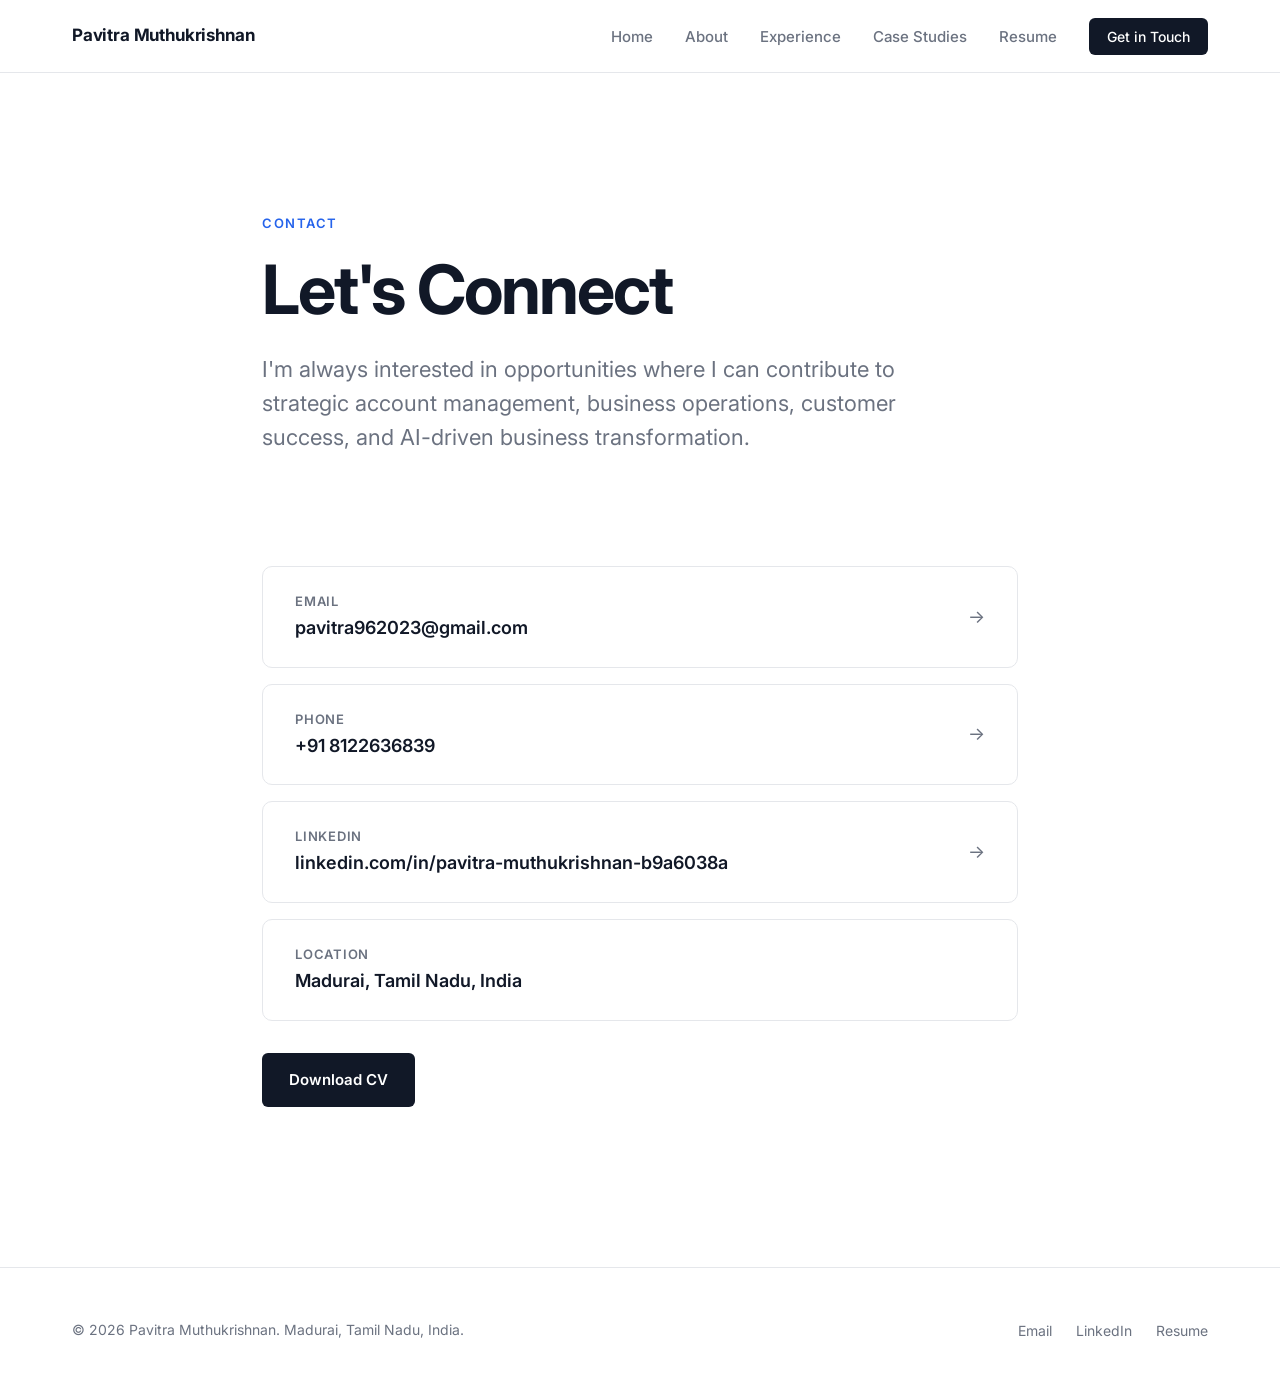
<file: contact.html>
<!DOCTYPE html>
<html lang="en">
<head>
<meta charset="UTF-8">
<meta name="viewport" content="width=device-width, initial-scale=1.0">
<meta name="color-scheme" content="light only">
<title>Contact - Pavitra Muthukrishnan</title>
<meta name="description" content="Get in touch with Pavitra Muthukrishnan for strategic account management, business operations, and AI transformation opportunities.">
<link href="https://fonts.googleapis.com/css2?family=Inter:wght@400;500;600;700&display=swap" rel="stylesheet">
<style>
/* ============================================================
   PAVITRA MUTHUKRISHNAN — EXECUTIVE PORTFOLIO
   Design tokens
   ============================================================ */
:root{
  color-scheme: light only;
  --bg:#FFFFFF;
  --bg-secondary:#F8F9FA;
  --text-primary:#111827;
  --text-secondary:#6B7280;
  --accent:#2563EB;
  --accent-dim:#EFF3FE;
  --border:#E5E7EB;
  --card:#FFFFFF;

  --font-body:'Inter', -apple-system, BlinkMacSystemFont, 'SF Pro Display', sans-serif;

  --max-width:1200px;
  --content-width:820px;

  --space-1:8px;
  --space-2:16px;
  --space-3:24px;
  --space-4:32px;
  --space-5:48px;
  --space-6:64px;
  --space-7:96px;
  --space-8:140px;

  --radius-sm:6px;
  --radius-md:10px;
  --radius-lg:16px;

  --ease:cubic-bezier(.16,1,.3,1);
}

*,*::before,*::after{box-sizing:border-box;}
html{scroll-behavior:smooth; background:#FFFFFF;}
@media (prefers-reduced-motion:reduce){
  html{scroll-behavior:auto;}
  *,*::before,*::after{animation-duration:.001ms!important;animation-iteration-count:1!important;transition-duration:.001ms!important;scroll-behavior:auto!important;}
}

body{
  margin:0;
  font-family:var(--font-body);
  color:var(--text-primary);
  background:var(--bg);
  -webkit-font-smoothing:antialiased;
  line-height:1.6;
  font-size:18px;
}

h1,h2,h3,h4{
  margin:0 0 var(--space-2) 0;
  font-weight:600;
  letter-spacing:-0.02em;
  line-height:1.15;
}
h1{font-size:clamp(36px,6vw,68px); font-weight:700; letter-spacing:-0.03em;}
h2{font-size:clamp(28px,4vw,40px);}
h3{font-size:clamp(20px,2.4vw,24px);}
p{margin:0 0 var(--space-2) 0; color:var(--text-primary);}
a{color:inherit; text-decoration:none;}

.eyebrow{
  font-size:13px;
  font-weight:600;
  letter-spacing:.12em;
  text-transform:uppercase;
  color:var(--accent);
  margin-bottom:var(--space-2);
  display:block;
}

.text-secondary{color:var(--text-secondary);}
.lede{font-size:22px; color:var(--text-secondary); line-height:1.55; font-weight:400;}

/* ---------- Layout ---------- */
.wrap{
  max-width:var(--max-width);
  margin:0 auto;
  padding:0 var(--space-4);
}
.prose{
  max-width:var(--content-width);
}
section{padding:var(--space-7) 0;}
section.tight{padding:var(--space-6) 0;}
.divider{border:none; border-top:1px solid var(--border); margin:0;}
.bg-secondary{background:var(--bg-secondary);}

/* ---------- Nav ---------- */
.site-nav{
  position:sticky; top:0; z-index:100;
  background:rgba(255,255,255,.85);
  backdrop-filter:saturate(180%) blur(12px);
  border-bottom:1px solid var(--border);
}
.site-nav .wrap{
  display:flex; align-items:center; justify-content:space-between;
  height:72px;
}
.nav-mark{font-weight:700; font-size:17px; letter-spacing:-0.01em;}
.nav-links{display:flex; gap:var(--space-4); list-style:none; margin:0; padding:0; align-items:center;}
.nav-links a{
  font-size:15px; font-weight:500; color:var(--text-secondary);
  padding:8px 0; border-bottom:2px solid transparent;
  transition:color .2s var(--ease), border-color .2s var(--ease);
}
.nav-links a:hover, .nav-links a.active{color:var(--text-primary); border-bottom-color:var(--accent);}
.nav-cta{
  background:var(--text-primary); color:#fff!important; padding:10px 18px!important;
  border-radius:var(--radius-sm); font-size:14px!important; border-bottom:none!important;
}
.nav-cta:hover{background:var(--accent)!important;}
.nav-toggle{display:none; background:none; border:none; cursor:pointer; padding:8px;}
.nav-toggle span{display:block; width:22px; height:2px; background:var(--text-primary); margin:5px 0; transition:transform .2s var(--ease), opacity .2s var(--ease);}

@media (max-width:860px){
  .nav-links{
    display:none;
    position:fixed; top:72px; left:0; right:0; bottom:0;
    background:#fff; flex-direction:column; align-items:flex-start;
    padding:var(--space-3) var(--space-4); gap:var(--space-2);
    z-index:99;
  }
  .nav-links.open{display:flex;}
  .nav-toggle{display:block;}
}

/* ---------- Buttons ---------- */
.btn{
  display:inline-flex; align-items:center; gap:8px;
  font-size:15px; font-weight:600;
  padding:14px 26px; border-radius:var(--radius-sm);
  border:1px solid transparent; cursor:pointer;
  transition:transform .2s var(--ease), background .2s var(--ease), border-color .2s var(--ease), color .2s var(--ease);
}
.btn-primary{background:var(--text-primary); color:#fff;}
.btn-primary:hover{background:var(--accent);}
.btn-secondary{background:transparent; color:var(--text-primary); border-color:var(--border);}
.btn-secondary:hover{border-color:var(--text-primary);}
.btn-row{display:flex; gap:var(--space-2); flex-wrap:wrap;}

/* ---------- Hero ---------- */
.hero{padding:var(--space-8) 0 var(--space-6);}
.hero-role{
  font-size:16px; color:var(--text-secondary); font-weight:500;
  margin-bottom:var(--space-3); letter-spacing:.01em;
}
.hero h1{max-width:820px;}
.hero .lede{max-width:640px; margin-top:var(--space-3);}
.hero .btn-row{margin-top:var(--space-5);}

/* Career-arc signature strip */
.arc-strip{
  margin-top:var(--space-7);
  display:flex; align-items:center; flex-wrap:wrap;
  gap:0; border-top:1px solid var(--border); padding-top:var(--space-4);
}
.arc-item{
  font-size:14px; color:var(--text-secondary); font-weight:500;
  padding-right:var(--space-2); margin-right:var(--space-2);
  position:relative;
}
.arc-item:not(:last-child)::after{
  content:'→'; color:var(--border); margin-left:var(--space-2); font-weight:400;
}
.arc-item.current{color:var(--accent); font-weight:700;}

/* ---------- Cards ---------- */
.card{
  background:var(--card);
  border:1px solid var(--border);
  border-radius:var(--radius-md);
  padding:var(--space-4);
  transition:transform .25s var(--ease), box-shadow .25s var(--ease), border-color .25s var(--ease);
}
.card:hover{transform:translateY(-3px); box-shadow:0 12px 32px -16px rgba(17,24,39,.16); border-color:#D8DCE3;}

.grid{display:grid; gap:var(--space-3);}
.grid-2{grid-template-columns:repeat(2,1fr);}
.grid-3{grid-template-columns:repeat(3,1fr);}
@media (max-width:760px){.grid-2,.grid-3{grid-template-columns:1fr;}}

/* ---------- Metrics ---------- */
.metric{padding:var(--space-3) 0; border-top:1px solid var(--border);}
.metric-num{font-size:40px; font-weight:700; letter-spacing:-0.02em; color:var(--text-primary);}
.metric-label{font-size:15px; color:var(--text-secondary); margin-top:4px;}

/* ---------- Experience accordion ---------- */
.exp-card{border:1px solid var(--border); border-radius:var(--radius-md); margin-bottom:var(--space-2); overflow:hidden; background:#fff;}
.exp-head{
  display:flex; justify-content:space-between; align-items:center; gap:var(--space-3);
  padding:var(--space-3) var(--space-4); cursor:pointer; user-select:none;
  background:none; border:none; width:100%; text-align:left; font-family:inherit;
}
.exp-head:hover{background:var(--bg-secondary);}
.exp-title{display:flex; flex-direction:column; gap:2px;}
.exp-company{font-size:19px; font-weight:600;}
.exp-role{font-size:15px; color:var(--text-secondary);}
.exp-meta{display:flex; align-items:center; gap:var(--space-3);}
.exp-duration{font-size:14px; color:var(--text-secondary); white-space:nowrap;}
.exp-icon{width:20px; height:20px; flex-shrink:0; transition:transform .3s var(--ease); color:var(--text-secondary);}
.exp-card[data-open="true"] .exp-icon{transform:rotate(180deg);}
.exp-body{
  max-height:0; overflow:hidden; transition:max-height .35s var(--ease);
}
.exp-body-inner{padding:0 var(--space-4) var(--space-4); border-top:1px solid var(--border);}
.exp-body-inner p{margin-top:var(--space-2);}
.exp-body-inner ul{margin:var(--space-2) 0; padding-left:20px;}
.exp-body-inner li{margin-bottom:6px; color:var(--text-primary);}
.tag-row{display:flex; flex-wrap:wrap; gap:8px; margin-top:var(--space-2);}
.tag{font-size:13px; background:var(--accent-dim); color:var(--accent); padding:6px 12px; border-radius:20px; font-weight:600;}

/* ---------- Case study cards ---------- */
.cs-card{display:block; border:1px solid var(--border); border-radius:var(--radius-md); padding:var(--space-4); background:#fff;}
.cs-card .eyebrow{margin-bottom:var(--space-1);}
.cs-card h3{margin-bottom:8px;}
.cs-arrow{margin-top:var(--space-2); font-size:14px; font-weight:600; color:var(--accent); display:flex; align-items:center; gap:6px;}

/* ---------- Case study page ---------- */
.cs-hero{padding:var(--space-7) 0 var(--space-5); border-bottom:1px solid var(--border);}
.cs-flow{display:flex; flex-direction:column; gap:0;}
.cs-step{padding:var(--space-5) 0; border-top:1px solid var(--border);}
.cs-step:first-child{border-top:none;}
.cs-step-label{font-size:13px; font-weight:700; letter-spacing:.1em; text-transform:uppercase; color:var(--accent); margin-bottom:var(--space-2); display:block;}

/* ---------- Section titles ---------- */
.section-head{margin-bottom:var(--space-5); max-width:640px;}

/* ---------- Contact ---------- */
.contact-card{display:flex; align-items:center; justify-content:space-between; padding:var(--space-3) var(--space-4); border:1px solid var(--border); border-radius:var(--radius-md); margin-bottom:var(--space-2);}
.contact-card:hover{border-color:var(--accent);}
.contact-label{font-size:13px; color:var(--text-secondary); text-transform:uppercase; letter-spacing:.06em; font-weight:600;}
.contact-value{font-size:18px; font-weight:600; margin-top:2px;}

/* ---------- Footer ---------- */
footer{border-top:1px solid var(--border); padding:var(--space-5) 0; margin-top:var(--space-7);}
footer .wrap{display:flex; justify-content:space-between; align-items:center; flex-wrap:wrap; gap:var(--space-2);}
footer p{margin:0; font-size:14px; color:var(--text-secondary);}
.footer-links{display:flex; gap:var(--space-3); list-style:none; padding:0; margin:0;}
.footer-links a{font-size:14px; color:var(--text-secondary);}
.footer-links a:hover{color:var(--accent);}

/* ---------- Scroll reveal ---------- */
.reveal{opacity:0; transform:translateY(16px); transition:opacity .6s var(--ease), transform .6s var(--ease);}
.reveal.in{opacity:1; transform:translateY(0);}

/* ---------- Resume page ---------- */
.resume-toolbar{display:flex; gap:var(--space-2); flex-wrap:wrap; margin-bottom:var(--space-4);}
.pdf-frame{width:100%; height:80vh; border:1px solid var(--border); border-radius:var(--radius-md); background:var(--bg-secondary);}

/* ---------- Focus states ---------- */
a:focus-visible, button:focus-visible, .btn:focus-visible{
  outline:2px solid var(--accent); outline-offset:3px; border-radius:4px;
}

@media (max-width:600px){
  body{font-size:16px;}
  section{padding:var(--space-6) 0;}
  .grid-3{grid-template-columns:1fr;}
}

</style>
</head>
<body>
<nav class="site-nav" aria-label="Primary">
  <div class="wrap">
    <a href="index.html" class="nav-mark">Pavitra Muthukrishnan</a>
    <button class="nav-toggle" aria-label="Toggle menu" aria-expanded="false"><span></span><span></span><span></span></button>
    <ul class="nav-links">
      <li><a href="index.html">Home</a></li>
      <li><a href="about.html">About</a></li>
      <li><a href="experience.html">Experience</a></li>
      <li><a href="case-studies/index.html">Case Studies</a></li>
      <li><a href="resume/index.html">Resume</a></li>
      <li><a href="contact.html" class="nav-cta active">Get in Touch</a></li>
    </ul>
  </div>
</nav>

<header class="hero" style="padding-bottom:var(--space-4);">
  <div class="wrap prose">
    <span class="eyebrow">Contact</span>
    <h1>Let's Connect</h1>
    <p class="lede">I'm always interested in opportunities where I can contribute to strategic account management, business operations, customer success, and AI-driven business transformation.</p>
  </div>
</header>

<section class="tight reveal">
  <div class="wrap prose">
    <a href="mailto:pavitra962023@gmail.com" class="contact-card">
      <div>
        <div class="contact-label">Email</div>
        <div class="contact-value">pavitra962023@gmail.com</div>
      </div>
      <span class="text-secondary">→</span>
    </a>
    <a href="tel:+918122636839" class="contact-card">
      <div>
        <div class="contact-label">Phone</div>
        <div class="contact-value">+91 8122636839</div>
      </div>
      <span class="text-secondary">→</span>
    </a>
    <a href="https://linkedin.com/in/pavitra-muthukrishnan-b9a6038a" target="_blank" rel="noopener" class="contact-card">
      <div>
        <div class="contact-label">LinkedIn</div>
        <div class="contact-value">linkedin.com/in/pavitra-muthukrishnan-b9a6038a</div>
      </div>
      <span class="text-secondary">→</span>
    </a>
    <div class="contact-card" style="cursor:default;">
      <div>
        <div class="contact-label">Location</div>
        <div class="contact-value">Madurai, Tamil Nadu, India</div>
      </div>
    </div>

    <div class="btn-row" style="margin-top:var(--space-4);">
      <a href="resume/index.html" class="btn btn-primary">Download CV</a>
    </div>
  </div>
</section>

<footer>
  <div class="wrap">
    <p>© 2026 Pavitra Muthukrishnan. Madurai, Tamil Nadu, India.</p>
    <ul class="footer-links">
      <li><a href="mailto:pavitra962023@gmail.com">Email</a></li>
      <li><a href="https://linkedin.com/in/pavitra-muthukrishnan-b9a6038a" target="_blank" rel="noopener">LinkedIn</a></li>
      <li><a href="resume/index.html">Resume</a></li>
    </ul>
  </div>
</footer>
<script>
// Nav toggle (mobile)
document.addEventListener('DOMContentLoaded', () => {
  const toggle = document.querySelector('.nav-toggle');
  const links = document.querySelector('.nav-links');
  if (toggle && links) {
    toggle.addEventListener('click', () => {
      const open = links.classList.toggle('open');
      toggle.setAttribute('aria-expanded', open);
    });
    links.querySelectorAll('a').forEach(a => a.addEventListener('click', () => {
      links.classList.remove('open');
      toggle.setAttribute('aria-expanded', 'false');
    }));
  }

  // Experience accordion
  document.querySelectorAll('.exp-card').forEach(card => {
    const head = card.querySelector('.exp-head');
    const body = card.querySelector('.exp-body');
    if (!head || !body) return;
    head.addEventListener('click', () => {
      const isOpen = card.getAttribute('data-open') === 'true';
      // close others
      document.querySelectorAll('.exp-card[data-open="true"]').forEach(other => {
        if (other !== card) {
          other.setAttribute('data-open', 'false');
          other.querySelector('.exp-body').style.maxHeight = null;
          other.querySelector('.exp-head').setAttribute('aria-expanded', 'false');
        }
      });
      card.setAttribute('data-open', String(!isOpen));
      head.setAttribute('aria-expanded', String(!isOpen));
      body.style.maxHeight = !isOpen ? body.scrollHeight + 'px' : null;
    });
  });

  // Scroll reveal
  const revealEls = document.querySelectorAll('.reveal');
  if ('IntersectionObserver' in window && revealEls.length) {
    const io = new IntersectionObserver((entries) => {
      entries.forEach(entry => {
        if (entry.isIntersecting) {
          entry.target.classList.add('in');
          io.unobserve(entry.target);
        }
      });
    }, { threshold: 0.12 });
    revealEls.forEach(el => io.observe(el));
  } else {
    revealEls.forEach(el => el.classList.add('in'));
  }

  // Active nav link highlight based on current page
  const current = window.location.pathname.split('/').pop() || 'index.html';
  document.querySelectorAll('.nav-links a').forEach(a => {
    const href = a.getAttribute('href');
    if (href === current || (current === '' && href === 'index.html')) {
      a.classList.add('active');
    }
  });
});

</script>
</body>
</html>
</file>
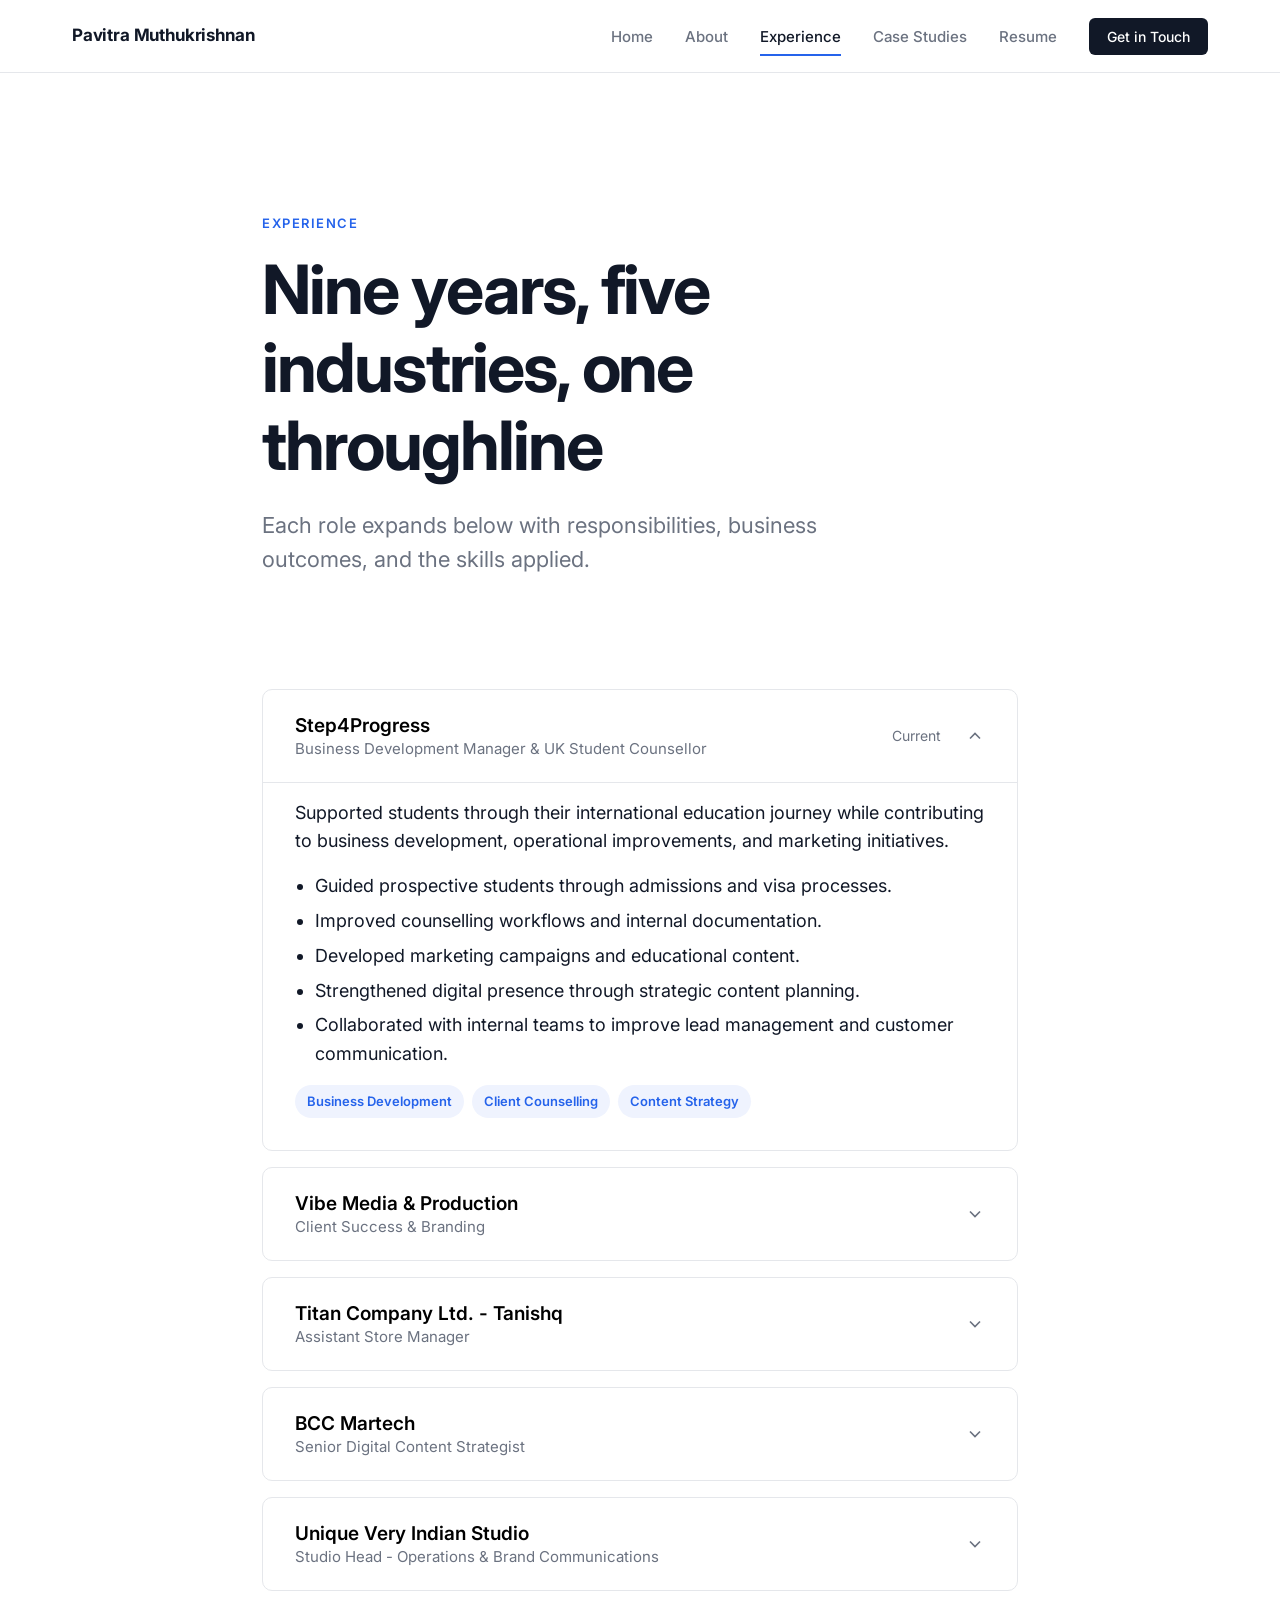
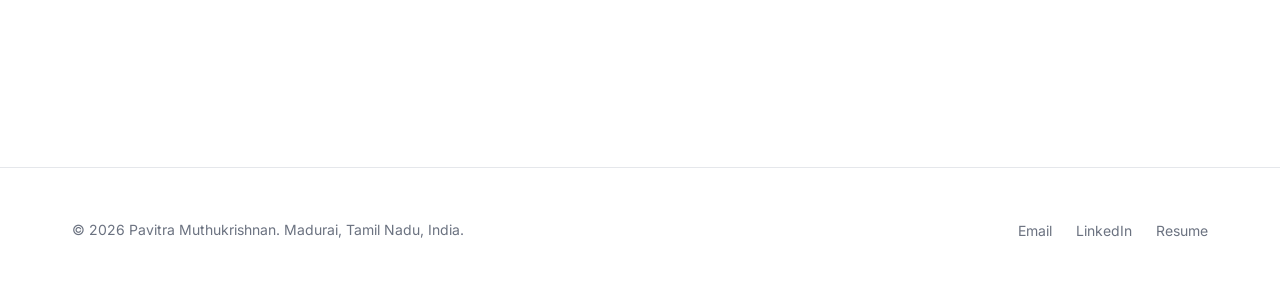
<file: experience.html>
<!DOCTYPE html>
<html lang="en">
<head>
<meta charset="UTF-8">
<meta name="viewport" content="width=device-width, initial-scale=1.0">
<meta name="color-scheme" content="light only">
<title>Experience - Pavitra Muthukrishnan</title>
<meta name="description" content="Nine years across Step4Progress, Vibe Media & Production, Titan Company Ltd (Tanishq), BCC Martech, and Unique Very Indian Studio.">
<link href="https://fonts.googleapis.com/css2?family=Inter:wght@400;500;600;700&display=swap" rel="stylesheet">
<style>
/* ============================================================
   PAVITRA MUTHUKRISHNAN — EXECUTIVE PORTFOLIO
   Design tokens
   ============================================================ */
:root{
  color-scheme: light only;
  --bg:#FFFFFF;
  --bg-secondary:#F8F9FA;
  --text-primary:#111827;
  --text-secondary:#6B7280;
  --accent:#2563EB;
  --accent-dim:#EFF3FE;
  --border:#E5E7EB;
  --card:#FFFFFF;

  --font-body:'Inter', -apple-system, BlinkMacSystemFont, 'SF Pro Display', sans-serif;

  --max-width:1200px;
  --content-width:820px;

  --space-1:8px;
  --space-2:16px;
  --space-3:24px;
  --space-4:32px;
  --space-5:48px;
  --space-6:64px;
  --space-7:96px;
  --space-8:140px;

  --radius-sm:6px;
  --radius-md:10px;
  --radius-lg:16px;

  --ease:cubic-bezier(.16,1,.3,1);
}

*,*::before,*::after{box-sizing:border-box;}
html{scroll-behavior:smooth; background:#FFFFFF;}
@media (prefers-reduced-motion:reduce){
  html{scroll-behavior:auto;}
  *,*::before,*::after{animation-duration:.001ms!important;animation-iteration-count:1!important;transition-duration:.001ms!important;scroll-behavior:auto!important;}
}

body{
  margin:0;
  font-family:var(--font-body);
  color:var(--text-primary);
  background:var(--bg);
  -webkit-font-smoothing:antialiased;
  line-height:1.6;
  font-size:18px;
}

h1,h2,h3,h4{
  margin:0 0 var(--space-2) 0;
  font-weight:600;
  letter-spacing:-0.02em;
  line-height:1.15;
}
h1{font-size:clamp(36px,6vw,68px); font-weight:700; letter-spacing:-0.03em;}
h2{font-size:clamp(28px,4vw,40px);}
h3{font-size:clamp(20px,2.4vw,24px);}
p{margin:0 0 var(--space-2) 0; color:var(--text-primary);}
a{color:inherit; text-decoration:none;}

.eyebrow{
  font-size:13px;
  font-weight:600;
  letter-spacing:.12em;
  text-transform:uppercase;
  color:var(--accent);
  margin-bottom:var(--space-2);
  display:block;
}

.text-secondary{color:var(--text-secondary);}
.lede{font-size:22px; color:var(--text-secondary); line-height:1.55; font-weight:400;}

/* ---------- Layout ---------- */
.wrap{
  max-width:var(--max-width);
  margin:0 auto;
  padding:0 var(--space-4);
}
.prose{
  max-width:var(--content-width);
}
section{padding:var(--space-7) 0;}
section.tight{padding:var(--space-6) 0;}
.divider{border:none; border-top:1px solid var(--border); margin:0;}
.bg-secondary{background:var(--bg-secondary);}

/* ---------- Nav ---------- */
.site-nav{
  position:sticky; top:0; z-index:100;
  background:rgba(255,255,255,.85);
  backdrop-filter:saturate(180%) blur(12px);
  border-bottom:1px solid var(--border);
}
.site-nav .wrap{
  display:flex; align-items:center; justify-content:space-between;
  height:72px;
}
.nav-mark{font-weight:700; font-size:17px; letter-spacing:-0.01em;}
.nav-links{display:flex; gap:var(--space-4); list-style:none; margin:0; padding:0; align-items:center;}
.nav-links a{
  font-size:15px; font-weight:500; color:var(--text-secondary);
  padding:8px 0; border-bottom:2px solid transparent;
  transition:color .2s var(--ease), border-color .2s var(--ease);
}
.nav-links a:hover, .nav-links a.active{color:var(--text-primary); border-bottom-color:var(--accent);}
.nav-cta{
  background:var(--text-primary); color:#fff!important; padding:10px 18px!important;
  border-radius:var(--radius-sm); font-size:14px!important; border-bottom:none!important;
}
.nav-cta:hover{background:var(--accent)!important;}
.nav-toggle{display:none; background:none; border:none; cursor:pointer; padding:8px;}
.nav-toggle span{display:block; width:22px; height:2px; background:var(--text-primary); margin:5px 0; transition:transform .2s var(--ease), opacity .2s var(--ease);}

@media (max-width:860px){
  .nav-links{
    display:none;
    position:fixed; top:72px; left:0; right:0; bottom:0;
    background:#fff; flex-direction:column; align-items:flex-start;
    padding:var(--space-3) var(--space-4); gap:var(--space-2);
    z-index:99;
  }
  .nav-links.open{display:flex;}
  .nav-toggle{display:block;}
}

/* ---------- Buttons ---------- */
.btn{
  display:inline-flex; align-items:center; gap:8px;
  font-size:15px; font-weight:600;
  padding:14px 26px; border-radius:var(--radius-sm);
  border:1px solid transparent; cursor:pointer;
  transition:transform .2s var(--ease), background .2s var(--ease), border-color .2s var(--ease), color .2s var(--ease);
}
.btn-primary{background:var(--text-primary); color:#fff;}
.btn-primary:hover{background:var(--accent);}
.btn-secondary{background:transparent; color:var(--text-primary); border-color:var(--border);}
.btn-secondary:hover{border-color:var(--text-primary);}
.btn-row{display:flex; gap:var(--space-2); flex-wrap:wrap;}

/* ---------- Hero ---------- */
.hero{padding:var(--space-8) 0 var(--space-6);}
.hero-role{
  font-size:16px; color:var(--text-secondary); font-weight:500;
  margin-bottom:var(--space-3); letter-spacing:.01em;
}
.hero h1{max-width:820px;}
.hero .lede{max-width:640px; margin-top:var(--space-3);}
.hero .btn-row{margin-top:var(--space-5);}

/* Career-arc signature strip */
.arc-strip{
  margin-top:var(--space-7);
  display:flex; align-items:center; flex-wrap:wrap;
  gap:0; border-top:1px solid var(--border); padding-top:var(--space-4);
}
.arc-item{
  font-size:14px; color:var(--text-secondary); font-weight:500;
  padding-right:var(--space-2); margin-right:var(--space-2);
  position:relative;
}
.arc-item:not(:last-child)::after{
  content:'→'; color:var(--border); margin-left:var(--space-2); font-weight:400;
}
.arc-item.current{color:var(--accent); font-weight:700;}

/* ---------- Cards ---------- */
.card{
  background:var(--card);
  border:1px solid var(--border);
  border-radius:var(--radius-md);
  padding:var(--space-4);
  transition:transform .25s var(--ease), box-shadow .25s var(--ease), border-color .25s var(--ease);
}
.card:hover{transform:translateY(-3px); box-shadow:0 12px 32px -16px rgba(17,24,39,.16); border-color:#D8DCE3;}

.grid{display:grid; gap:var(--space-3);}
.grid-2{grid-template-columns:repeat(2,1fr);}
.grid-3{grid-template-columns:repeat(3,1fr);}
@media (max-width:760px){.grid-2,.grid-3{grid-template-columns:1fr;}}

/* ---------- Metrics ---------- */
.metric{padding:var(--space-3) 0; border-top:1px solid var(--border);}
.metric-num{font-size:40px; font-weight:700; letter-spacing:-0.02em; color:var(--text-primary);}
.metric-label{font-size:15px; color:var(--text-secondary); margin-top:4px;}

/* ---------- Experience accordion ---------- */
.exp-card{border:1px solid var(--border); border-radius:var(--radius-md); margin-bottom:var(--space-2); overflow:hidden; background:#fff;}
.exp-head{
  display:flex; justify-content:space-between; align-items:center; gap:var(--space-3);
  padding:var(--space-3) var(--space-4); cursor:pointer; user-select:none;
  background:none; border:none; width:100%; text-align:left; font-family:inherit;
}
.exp-head:hover{background:var(--bg-secondary);}
.exp-title{display:flex; flex-direction:column; gap:2px;}
.exp-company{font-size:19px; font-weight:600;}
.exp-role{font-size:15px; color:var(--text-secondary);}
.exp-meta{display:flex; align-items:center; gap:var(--space-3);}
.exp-duration{font-size:14px; color:var(--text-secondary); white-space:nowrap;}
.exp-icon{width:20px; height:20px; flex-shrink:0; transition:transform .3s var(--ease); color:var(--text-secondary);}
.exp-card[data-open="true"] .exp-icon{transform:rotate(180deg);}
.exp-body{
  max-height:0; overflow:hidden; transition:max-height .35s var(--ease);
}
.exp-body-inner{padding:0 var(--space-4) var(--space-4); border-top:1px solid var(--border);}
.exp-body-inner p{margin-top:var(--space-2);}
.exp-body-inner ul{margin:var(--space-2) 0; padding-left:20px;}
.exp-body-inner li{margin-bottom:6px; color:var(--text-primary);}
.tag-row{display:flex; flex-wrap:wrap; gap:8px; margin-top:var(--space-2);}
.tag{font-size:13px; background:var(--accent-dim); color:var(--accent); padding:6px 12px; border-radius:20px; font-weight:600;}

/* ---------- Case study cards ---------- */
.cs-card{display:block; border:1px solid var(--border); border-radius:var(--radius-md); padding:var(--space-4); background:#fff;}
.cs-card .eyebrow{margin-bottom:var(--space-1);}
.cs-card h3{margin-bottom:8px;}
.cs-arrow{margin-top:var(--space-2); font-size:14px; font-weight:600; color:var(--accent); display:flex; align-items:center; gap:6px;}

/* ---------- Case study page ---------- */
.cs-hero{padding:var(--space-7) 0 var(--space-5); border-bottom:1px solid var(--border);}
.cs-flow{display:flex; flex-direction:column; gap:0;}
.cs-step{padding:var(--space-5) 0; border-top:1px solid var(--border);}
.cs-step:first-child{border-top:none;}
.cs-step-label{font-size:13px; font-weight:700; letter-spacing:.1em; text-transform:uppercase; color:var(--accent); margin-bottom:var(--space-2); display:block;}

/* ---------- Section titles ---------- */
.section-head{margin-bottom:var(--space-5); max-width:640px;}

/* ---------- Contact ---------- */
.contact-card{display:flex; align-items:center; justify-content:space-between; padding:var(--space-3) var(--space-4); border:1px solid var(--border); border-radius:var(--radius-md); margin-bottom:var(--space-2);}
.contact-card:hover{border-color:var(--accent);}
.contact-label{font-size:13px; color:var(--text-secondary); text-transform:uppercase; letter-spacing:.06em; font-weight:600;}
.contact-value{font-size:18px; font-weight:600; margin-top:2px;}

/* ---------- Footer ---------- */
footer{border-top:1px solid var(--border); padding:var(--space-5) 0; margin-top:var(--space-7);}
footer .wrap{display:flex; justify-content:space-between; align-items:center; flex-wrap:wrap; gap:var(--space-2);}
footer p{margin:0; font-size:14px; color:var(--text-secondary);}
.footer-links{display:flex; gap:var(--space-3); list-style:none; padding:0; margin:0;}
.footer-links a{font-size:14px; color:var(--text-secondary);}
.footer-links a:hover{color:var(--accent);}

/* ---------- Scroll reveal ---------- */
.reveal{opacity:0; transform:translateY(16px); transition:opacity .6s var(--ease), transform .6s var(--ease);}
.reveal.in{opacity:1; transform:translateY(0);}

/* ---------- Resume page ---------- */
.resume-toolbar{display:flex; gap:var(--space-2); flex-wrap:wrap; margin-bottom:var(--space-4);}
.pdf-frame{width:100%; height:80vh; border:1px solid var(--border); border-radius:var(--radius-md); background:var(--bg-secondary);}

/* ---------- Focus states ---------- */
a:focus-visible, button:focus-visible, .btn:focus-visible{
  outline:2px solid var(--accent); outline-offset:3px; border-radius:4px;
}

@media (max-width:600px){
  body{font-size:16px;}
  section{padding:var(--space-6) 0;}
  .grid-3{grid-template-columns:1fr;}
}

</style>
</head>
<body>
<nav class="site-nav" aria-label="Primary">
  <div class="wrap">
    <a href="index.html" class="nav-mark">Pavitra Muthukrishnan</a>
    <button class="nav-toggle" aria-label="Toggle menu" aria-expanded="false"><span></span><span></span><span></span></button>
    <ul class="nav-links">
      <li><a href="index.html">Home</a></li>
      <li><a href="about.html">About</a></li>
      <li><a href="experience.html">Experience</a></li>
      <li><a href="case-studies/index.html">Case Studies</a></li>
      <li><a href="resume/index.html">Resume</a></li>
      <li><a href="contact.html" class="nav-cta">Get in Touch</a></li>
    </ul>
  </div>
</nav>

<header class="hero" style="padding-bottom:var(--space-4);">
  <div class="wrap prose">
    <span class="eyebrow">Experience</span>
    <h1>Nine years, five industries, one throughline</h1>
    <p class="lede">Each role expands below with responsibilities, business outcomes, and the skills applied.</p>
  </div>
</header>

<section class="tight reveal">
  <div class="wrap prose">

    <div class="exp-card" data-open="true">
      <button class="exp-head" aria-expanded="true">
        <div class="exp-title">
          <span class="exp-company">Step4Progress</span>
          <span class="exp-role">Business Development Manager &amp; UK Student Counsellor</span>
        </div>
        <div class="exp-meta">
          <span class="exp-duration">Current</span>
          <svg class="exp-icon" viewBox="0 0 24 24" fill="none" stroke="currentColor" stroke-width="2"><path d="M6 9l6 6 6-6"/></svg>
        </div>
      </button>
      <div class="exp-body" style="max-height:600px;">
        <div class="exp-body-inner">
          <p>Supported students through their international education journey while contributing to business development, operational improvements, and marketing initiatives.</p>
          <ul>
            <li>Guided prospective students through admissions and visa processes.</li>
            <li>Improved counselling workflows and internal documentation.</li>
            <li>Developed marketing campaigns and educational content.</li>
            <li>Strengthened digital presence through strategic content planning.</li>
            <li>Collaborated with internal teams to improve lead management and customer communication.</li>
          </ul>
          <div class="tag-row">
            <span class="tag">Business Development</span>
            <span class="tag">Client Counselling</span>
            <span class="tag">Content Strategy</span>
          </div>
        </div>
      </div>
    </div>

    <div class="exp-card" data-open="false">
      <button class="exp-head" aria-expanded="false">
        <div class="exp-title">
          <span class="exp-company">Vibe Media &amp; Production</span>
          <span class="exp-role">Client Success &amp; Branding</span>
        </div>
        <div class="exp-meta">
          <svg class="exp-icon" viewBox="0 0 24 24" fill="none" stroke="currentColor" stroke-width="2"><path d="M6 9l6 6 6-6"/></svg>
        </div>
      </button>
      <div class="exp-body">
        <div class="exp-body-inner">
          <p>Managed client communication, branding initiatives, and campaign execution for healthcare and business clients.</p>
          <ul>
            <li>Coordinated projects between clients and creative teams.</li>
            <li>Built long-term client relationships through structured communication.</li>
            <li>Managed campaign timelines and project delivery.</li>
            <li>Introduced AI-assisted workflows for research and documentation.</li>
            <li>Improved operational efficiency across ongoing projects.</li>
          </ul>
          <div class="tag-row">
            <span class="tag">Client Success</span>
            <span class="tag">Branding</span>
            <span class="tag">AI-Assisted Workflows</span>
          </div>
        </div>
      </div>
    </div>

    <div class="exp-card" data-open="false">
      <button class="exp-head" aria-expanded="false">
        <div class="exp-title">
          <span class="exp-company">Titan Company Ltd. - Tanishq</span>
          <span class="exp-role">Assistant Store Manager</span>
        </div>
        <div class="exp-meta">
          <svg class="exp-icon" viewBox="0 0 24 24" fill="none" stroke="currentColor" stroke-width="2"><path d="M6 9l6 6 6-6"/></svg>
        </div>
      </button>
      <div class="exp-body">
        <div class="exp-body-inner">
          <p>Delivered premium customer experiences while supporting retail operations and sales performance.</p>
          <ul>
            <li>Managed customer relationships and service excellence.</li>
            <li>Achieved 120% of sales target through consultative selling.</li>
            <li>Supported inventory and store operations.</li>
            <li>Mentored team members on customer engagement.</li>
            <li>Resolved customer concerns professionally.</li>
          </ul>
          <div class="tag-row">
            <span class="tag">Retail Operations</span>
            <span class="tag">Consultative Selling</span>
            <span class="tag">Team Mentoring</span>
          </div>
        </div>
      </div>
    </div>

    <div class="exp-card" data-open="false">
      <button class="exp-head" aria-expanded="false">
        <div class="exp-title">
          <span class="exp-company">BCC Martech</span>
          <span class="exp-role">Senior Digital Content Strategist</span>
        </div>
        <div class="exp-meta">
          <svg class="exp-icon" viewBox="0 0 24 24" fill="none" stroke="currentColor" stroke-width="2"><path d="M6 9l6 6 6-6"/></svg>
        </div>
      </button>
      <div class="exp-body">
        <div class="exp-body-inner">
          <p>Developed healthcare communication strategies and performance-focused marketing campaigns.</p>
          <ul>
            <li>Created digital strategies for healthcare brands.</li>
            <li>Collaborated with medical experts and marketing teams.</li>
            <li>Optimized campaign messaging based on performance data.</li>
            <li>Improved engagement and conversion through content optimization.</li>
            <li>Delivered measurable business impact through strategic communication.</li>
          </ul>
          <div class="tag-row">
            <span class="tag">Healthcare Marketing</span>
            <span class="tag">Content Strategy</span>
            <span class="tag">Performance Optimization</span>
          </div>
        </div>
      </div>
    </div>

    <div class="exp-card" data-open="false">
      <button class="exp-head" aria-expanded="false">
        <div class="exp-title">
          <span class="exp-company">Unique Very Indian Studio</span>
          <span class="exp-role">Studio Head - Operations &amp; Brand Communications</span>
        </div>
        <div class="exp-meta">
          <svg class="exp-icon" viewBox="0 0 24 24" fill="none" stroke="currentColor" stroke-width="2"><path d="M6 9l6 6 6-6"/></svg>
        </div>
      </button>
      <div class="exp-body">
        <div class="exp-body-inner">
          <p>Led branding projects, studio operations, and client communications while overseeing project delivery.</p>
          <ul>
            <li>Managed branding and marketing projects.</li>
            <li>Coordinated multidisciplinary teams.</li>
            <li>Improved operational workflows.</li>
            <li>Maintained client relationships from briefing to delivery.</li>
            <li>Ensured quality across creative outputs.</li>
          </ul>
          <div class="tag-row">
            <span class="tag">Studio Operations</span>
            <span class="tag">Brand Communications</span>
            <span class="tag">Team Leadership</span>
          </div>
        </div>
      </div>
    </div>

  </div>
</section>

<footer>
  <div class="wrap">
    <p>© 2026 Pavitra Muthukrishnan. Madurai, Tamil Nadu, India.</p>
    <ul class="footer-links">
      <li><a href="mailto:pavitra962023@gmail.com">Email</a></li>
      <li><a href="https://linkedin.com/in/pavitra-muthukrishnan-b9a6038a" target="_blank" rel="noopener">LinkedIn</a></li>
      <li><a href="resume/index.html">Resume</a></li>
    </ul>
  </div>
</footer>
<script>
// Nav toggle (mobile)
document.addEventListener('DOMContentLoaded', () => {
  const toggle = document.querySelector('.nav-toggle');
  const links = document.querySelector('.nav-links');
  if (toggle && links) {
    toggle.addEventListener('click', () => {
      const open = links.classList.toggle('open');
      toggle.setAttribute('aria-expanded', open);
    });
    links.querySelectorAll('a').forEach(a => a.addEventListener('click', () => {
      links.classList.remove('open');
      toggle.setAttribute('aria-expanded', 'false');
    }));
  }

  // Experience accordion
  document.querySelectorAll('.exp-card').forEach(card => {
    const head = card.querySelector('.exp-head');
    const body = card.querySelector('.exp-body');
    if (!head || !body) return;
    head.addEventListener('click', () => {
      const isOpen = card.getAttribute('data-open') === 'true';
      // close others
      document.querySelectorAll('.exp-card[data-open="true"]').forEach(other => {
        if (other !== card) {
          other.setAttribute('data-open', 'false');
          other.querySelector('.exp-body').style.maxHeight = null;
          other.querySelector('.exp-head').setAttribute('aria-expanded', 'false');
        }
      });
      card.setAttribute('data-open', String(!isOpen));
      head.setAttribute('aria-expanded', String(!isOpen));
      body.style.maxHeight = !isOpen ? body.scrollHeight + 'px' : null;
    });
  });

  // Scroll reveal
  const revealEls = document.querySelectorAll('.reveal');
  if ('IntersectionObserver' in window && revealEls.length) {
    const io = new IntersectionObserver((entries) => {
      entries.forEach(entry => {
        if (entry.isIntersecting) {
          entry.target.classList.add('in');
          io.unobserve(entry.target);
        }
      });
    }, { threshold: 0.12 });
    revealEls.forEach(el => io.observe(el));
  } else {
    revealEls.forEach(el => el.classList.add('in'));
  }

  // Active nav link highlight based on current page
  const current = window.location.pathname.split('/').pop() || 'index.html';
  document.querySelectorAll('.nav-links a').forEach(a => {
    const href = a.getAttribute('href');
    if (href === current || (current === '' && href === 'index.html')) {
      a.classList.add('active');
    }
  });
});

</script>
</body>
</html>
</file>
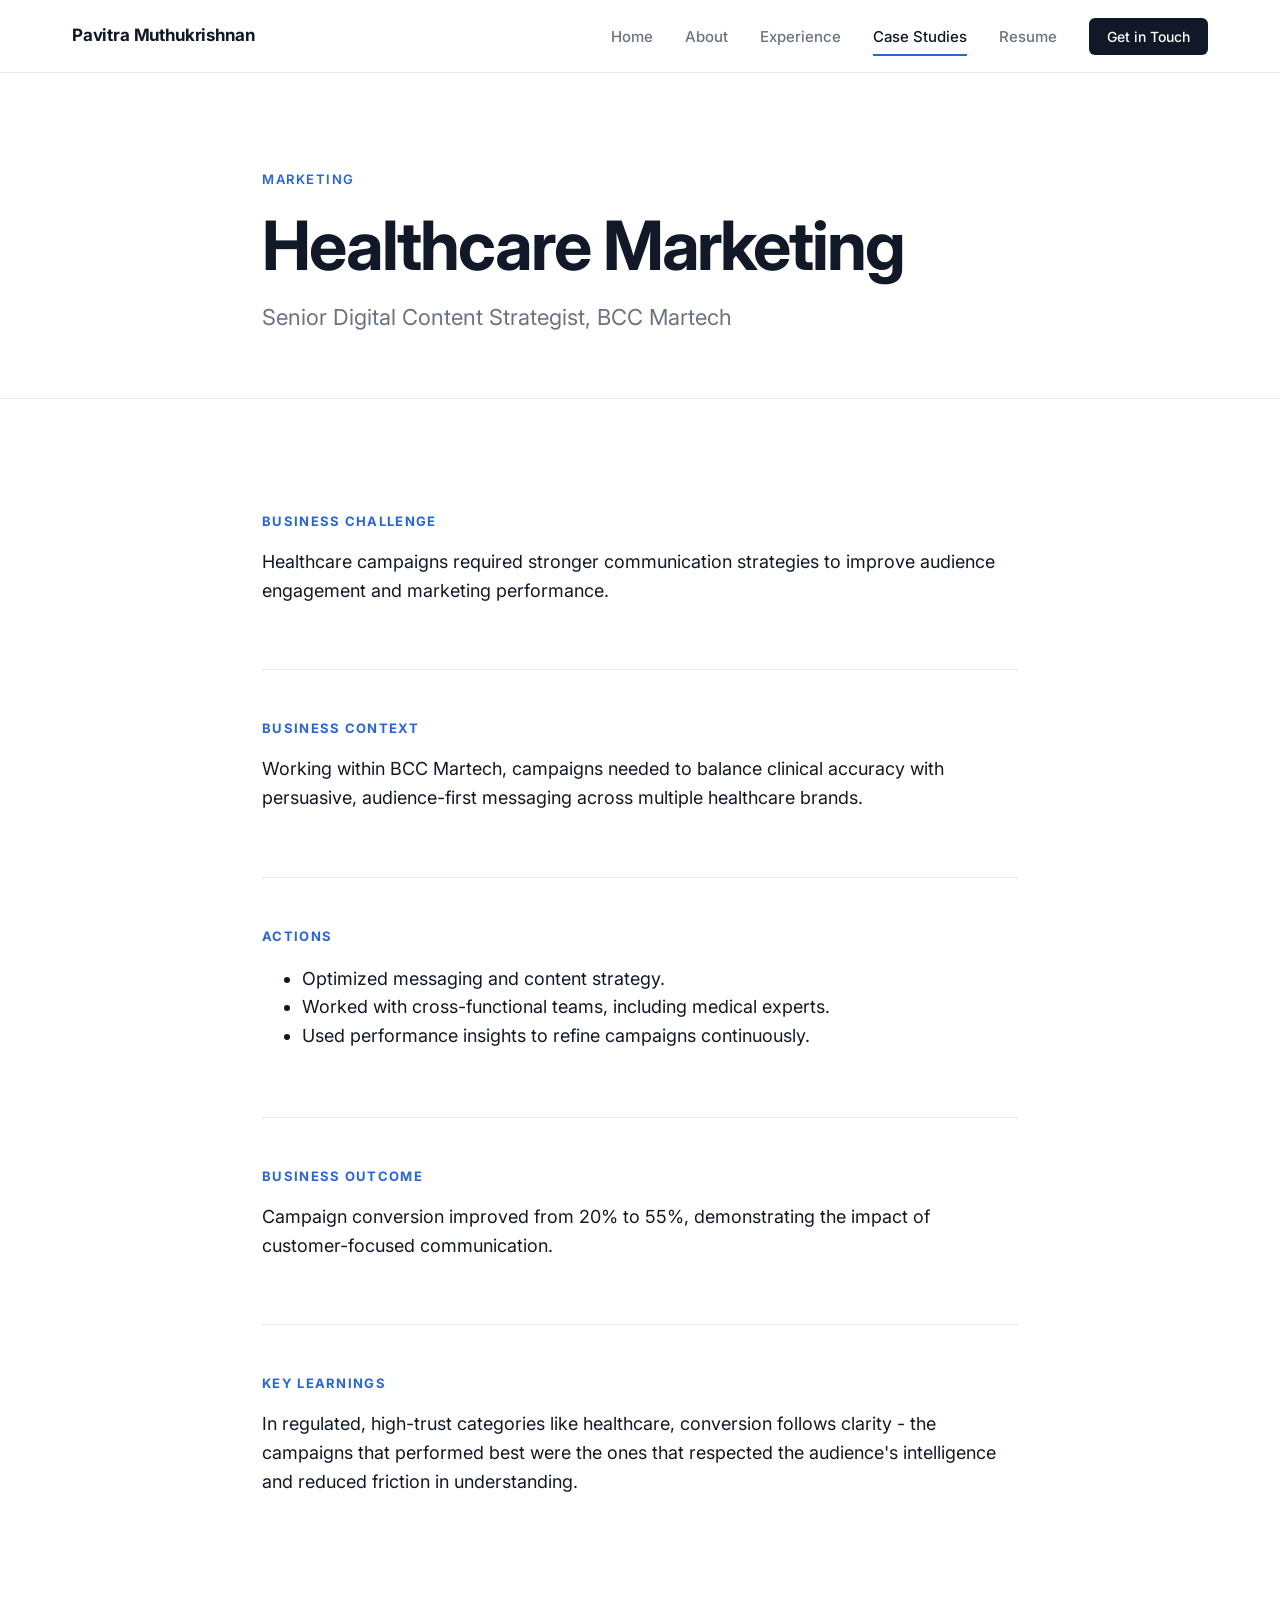
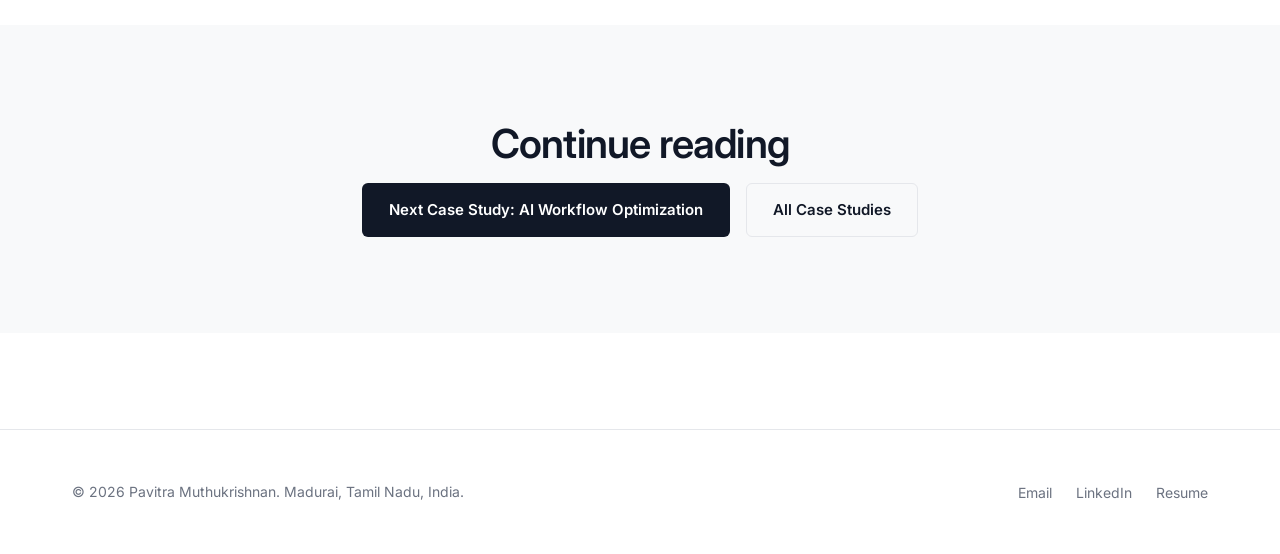
<file: healthcare-marketing.html>
<!DOCTYPE html>
<html lang="en">
<head>
<meta charset="UTF-8">
<meta name="viewport" content="width=device-width, initial-scale=1.0">
<meta name="color-scheme" content="light only">
<title>Healthcare Marketing - Case Study - Pavitra Muthukrishnan</title>
<meta name="description" content="Marketing case study: Healthcare Marketing.">
<link href="https://fonts.googleapis.com/css2?family=Inter:wght@400;500;600;700&display=swap" rel="stylesheet">
<style>
/* ============================================================
   PAVITRA MUTHUKRISHNAN — EXECUTIVE PORTFOLIO
   Design tokens
   ============================================================ */
:root{
  color-scheme: light only;
  --bg:#FFFFFF;
  --bg-secondary:#F8F9FA;
  --text-primary:#111827;
  --text-secondary:#6B7280;
  --accent:#2563EB;
  --accent-dim:#EFF3FE;
  --border:#E5E7EB;
  --card:#FFFFFF;

  --font-body:'Inter', -apple-system, BlinkMacSystemFont, 'SF Pro Display', sans-serif;

  --max-width:1200px;
  --content-width:820px;

  --space-1:8px;
  --space-2:16px;
  --space-3:24px;
  --space-4:32px;
  --space-5:48px;
  --space-6:64px;
  --space-7:96px;
  --space-8:140px;

  --radius-sm:6px;
  --radius-md:10px;
  --radius-lg:16px;

  --ease:cubic-bezier(.16,1,.3,1);
}

*,*::before,*::after{box-sizing:border-box;}
html{scroll-behavior:smooth; background:#FFFFFF;}
@media (prefers-reduced-motion:reduce){
  html{scroll-behavior:auto;}
  *,*::before,*::after{animation-duration:.001ms!important;animation-iteration-count:1!important;transition-duration:.001ms!important;scroll-behavior:auto!important;}
}

body{
  margin:0;
  font-family:var(--font-body);
  color:var(--text-primary);
  background:var(--bg);
  -webkit-font-smoothing:antialiased;
  line-height:1.6;
  font-size:18px;
}

h1,h2,h3,h4{
  margin:0 0 var(--space-2) 0;
  font-weight:600;
  letter-spacing:-0.02em;
  line-height:1.15;
}
h1{font-size:clamp(36px,6vw,68px); font-weight:700; letter-spacing:-0.03em;}
h2{font-size:clamp(28px,4vw,40px);}
h3{font-size:clamp(20px,2.4vw,24px);}
p{margin:0 0 var(--space-2) 0; color:var(--text-primary);}
a{color:inherit; text-decoration:none;}

.eyebrow{
  font-size:13px;
  font-weight:600;
  letter-spacing:.12em;
  text-transform:uppercase;
  color:var(--accent);
  margin-bottom:var(--space-2);
  display:block;
}

.text-secondary{color:var(--text-secondary);}
.lede{font-size:22px; color:var(--text-secondary); line-height:1.55; font-weight:400;}

/* ---------- Layout ---------- */
.wrap{
  max-width:var(--max-width);
  margin:0 auto;
  padding:0 var(--space-4);
}
.prose{
  max-width:var(--content-width);
}
section{padding:var(--space-7) 0;}
section.tight{padding:var(--space-6) 0;}
.divider{border:none; border-top:1px solid var(--border); margin:0;}
.bg-secondary{background:var(--bg-secondary);}

/* ---------- Nav ---------- */
.site-nav{
  position:sticky; top:0; z-index:100;
  background:rgba(255,255,255,.85);
  backdrop-filter:saturate(180%) blur(12px);
  border-bottom:1px solid var(--border);
}
.site-nav .wrap{
  display:flex; align-items:center; justify-content:space-between;
  height:72px;
}
.nav-mark{font-weight:700; font-size:17px; letter-spacing:-0.01em;}
.nav-links{display:flex; gap:var(--space-4); list-style:none; margin:0; padding:0; align-items:center;}
.nav-links a{
  font-size:15px; font-weight:500; color:var(--text-secondary);
  padding:8px 0; border-bottom:2px solid transparent;
  transition:color .2s var(--ease), border-color .2s var(--ease);
}
.nav-links a:hover, .nav-links a.active{color:var(--text-primary); border-bottom-color:var(--accent);}
.nav-cta{
  background:var(--text-primary); color:#fff!important; padding:10px 18px!important;
  border-radius:var(--radius-sm); font-size:14px!important; border-bottom:none!important;
}
.nav-cta:hover{background:var(--accent)!important;}
.nav-toggle{display:none; background:none; border:none; cursor:pointer; padding:8px;}
.nav-toggle span{display:block; width:22px; height:2px; background:var(--text-primary); margin:5px 0; transition:transform .2s var(--ease), opacity .2s var(--ease);}

@media (max-width:860px){
  .nav-links{
    display:none;
    position:fixed; top:72px; left:0; right:0; bottom:0;
    background:#fff; flex-direction:column; align-items:flex-start;
    padding:var(--space-3) var(--space-4); gap:var(--space-2);
    z-index:99;
  }
  .nav-links.open{display:flex;}
  .nav-toggle{display:block;}
}

/* ---------- Buttons ---------- */
.btn{
  display:inline-flex; align-items:center; gap:8px;
  font-size:15px; font-weight:600;
  padding:14px 26px; border-radius:var(--radius-sm);
  border:1px solid transparent; cursor:pointer;
  transition:transform .2s var(--ease), background .2s var(--ease), border-color .2s var(--ease), color .2s var(--ease);
}
.btn-primary{background:var(--text-primary); color:#fff;}
.btn-primary:hover{background:var(--accent);}
.btn-secondary{background:transparent; color:var(--text-primary); border-color:var(--border);}
.btn-secondary:hover{border-color:var(--text-primary);}
.btn-row{display:flex; gap:var(--space-2); flex-wrap:wrap;}

/* ---------- Hero ---------- */
.hero{padding:var(--space-8) 0 var(--space-6);}
.hero-role{
  font-size:16px; color:var(--text-secondary); font-weight:500;
  margin-bottom:var(--space-3); letter-spacing:.01em;
}
.hero h1{max-width:820px;}
.hero .lede{max-width:640px; margin-top:var(--space-3);}
.hero .btn-row{margin-top:var(--space-5);}

/* Career-arc signature strip */
.arc-strip{
  margin-top:var(--space-7);
  display:flex; align-items:center; flex-wrap:wrap;
  gap:0; border-top:1px solid var(--border); padding-top:var(--space-4);
}
.arc-item{
  font-size:14px; color:var(--text-secondary); font-weight:500;
  padding-right:var(--space-2); margin-right:var(--space-2);
  position:relative;
}
.arc-item:not(:last-child)::after{
  content:'→'; color:var(--border); margin-left:var(--space-2); font-weight:400;
}
.arc-item.current{color:var(--accent); font-weight:700;}

/* ---------- Cards ---------- */
.card{
  background:var(--card);
  border:1px solid var(--border);
  border-radius:var(--radius-md);
  padding:var(--space-4);
  transition:transform .25s var(--ease), box-shadow .25s var(--ease), border-color .25s var(--ease);
}
.card:hover{transform:translateY(-3px); box-shadow:0 12px 32px -16px rgba(17,24,39,.16); border-color:#D8DCE3;}

.grid{display:grid; gap:var(--space-3);}
.grid-2{grid-template-columns:repeat(2,1fr);}
.grid-3{grid-template-columns:repeat(3,1fr);}
@media (max-width:760px){.grid-2,.grid-3{grid-template-columns:1fr;}}

/* ---------- Metrics ---------- */
.metric{padding:var(--space-3) 0; border-top:1px solid var(--border);}
.metric-num{font-size:40px; font-weight:700; letter-spacing:-0.02em; color:var(--text-primary);}
.metric-label{font-size:15px; color:var(--text-secondary); margin-top:4px;}

/* ---------- Experience accordion ---------- */
.exp-card{border:1px solid var(--border); border-radius:var(--radius-md); margin-bottom:var(--space-2); overflow:hidden; background:#fff;}
.exp-head{
  display:flex; justify-content:space-between; align-items:center; gap:var(--space-3);
  padding:var(--space-3) var(--space-4); cursor:pointer; user-select:none;
  background:none; border:none; width:100%; text-align:left; font-family:inherit;
}
.exp-head:hover{background:var(--bg-secondary);}
.exp-title{display:flex; flex-direction:column; gap:2px;}
.exp-company{font-size:19px; font-weight:600;}
.exp-role{font-size:15px; color:var(--text-secondary);}
.exp-meta{display:flex; align-items:center; gap:var(--space-3);}
.exp-duration{font-size:14px; color:var(--text-secondary); white-space:nowrap;}
.exp-icon{width:20px; height:20px; flex-shrink:0; transition:transform .3s var(--ease); color:var(--text-secondary);}
.exp-card[data-open="true"] .exp-icon{transform:rotate(180deg);}
.exp-body{
  max-height:0; overflow:hidden; transition:max-height .35s var(--ease);
}
.exp-body-inner{padding:0 var(--space-4) var(--space-4); border-top:1px solid var(--border);}
.exp-body-inner p{margin-top:var(--space-2);}
.exp-body-inner ul{margin:var(--space-2) 0; padding-left:20px;}
.exp-body-inner li{margin-bottom:6px; color:var(--text-primary);}
.tag-row{display:flex; flex-wrap:wrap; gap:8px; margin-top:var(--space-2);}
.tag{font-size:13px; background:var(--accent-dim); color:var(--accent); padding:6px 12px; border-radius:20px; font-weight:600;}

/* ---------- Case study cards ---------- */
.cs-card{display:block; border:1px solid var(--border); border-radius:var(--radius-md); padding:var(--space-4); background:#fff;}
.cs-card .eyebrow{margin-bottom:var(--space-1);}
.cs-card h3{margin-bottom:8px;}
.cs-arrow{margin-top:var(--space-2); font-size:14px; font-weight:600; color:var(--accent); display:flex; align-items:center; gap:6px;}

/* ---------- Case study page ---------- */
.cs-hero{padding:var(--space-7) 0 var(--space-5); border-bottom:1px solid var(--border);}
.cs-flow{display:flex; flex-direction:column; gap:0;}
.cs-step{padding:var(--space-5) 0; border-top:1px solid var(--border);}
.cs-step:first-child{border-top:none;}
.cs-step-label{font-size:13px; font-weight:700; letter-spacing:.1em; text-transform:uppercase; color:var(--accent); margin-bottom:var(--space-2); display:block;}

/* ---------- Section titles ---------- */
.section-head{margin-bottom:var(--space-5); max-width:640px;}

/* ---------- Contact ---------- */
.contact-card{display:flex; align-items:center; justify-content:space-between; padding:var(--space-3) var(--space-4); border:1px solid var(--border); border-radius:var(--radius-md); margin-bottom:var(--space-2);}
.contact-card:hover{border-color:var(--accent);}
.contact-label{font-size:13px; color:var(--text-secondary); text-transform:uppercase; letter-spacing:.06em; font-weight:600;}
.contact-value{font-size:18px; font-weight:600; margin-top:2px;}

/* ---------- Footer ---------- */
footer{border-top:1px solid var(--border); padding:var(--space-5) 0; margin-top:var(--space-7);}
footer .wrap{display:flex; justify-content:space-between; align-items:center; flex-wrap:wrap; gap:var(--space-2);}
footer p{margin:0; font-size:14px; color:var(--text-secondary);}
.footer-links{display:flex; gap:var(--space-3); list-style:none; padding:0; margin:0;}
.footer-links a{font-size:14px; color:var(--text-secondary);}
.footer-links a:hover{color:var(--accent);}

/* ---------- Scroll reveal ---------- */
.reveal{opacity:0; transform:translateY(16px); transition:opacity .6s var(--ease), transform .6s var(--ease);}
.reveal.in{opacity:1; transform:translateY(0);}

/* ---------- Resume page ---------- */
.resume-toolbar{display:flex; gap:var(--space-2); flex-wrap:wrap; margin-bottom:var(--space-4);}
.pdf-frame{width:100%; height:80vh; border:1px solid var(--border); border-radius:var(--radius-md); background:var(--bg-secondary);}

/* ---------- Focus states ---------- */
a:focus-visible, button:focus-visible, .btn:focus-visible{
  outline:2px solid var(--accent); outline-offset:3px; border-radius:4px;
}

@media (max-width:600px){
  body{font-size:16px;}
  section{padding:var(--space-6) 0;}
  .grid-3{grid-template-columns:1fr;}
}

</style>
</head>
<body>
<nav class="site-nav" aria-label="Primary">
  <div class="wrap">
    <a href="../index.html" class="nav-mark">Pavitra Muthukrishnan</a>
    <button class="nav-toggle" aria-label="Toggle menu" aria-expanded="false"><span></span><span></span><span></span></button>
    <ul class="nav-links">
      <li><a href="../index.html">Home</a></li>
      <li><a href="../about.html">About</a></li>
      <li><a href="../experience.html">Experience</a></li>
      <li><a href="index.html" class="active">Case Studies</a></li>
      <li><a href="../resume/index.html">Resume</a></li>
      <li><a href="../contact.html" class="nav-cta">Get in Touch</a></li>
    </ul>
  </div>
</nav>

<header class="cs-hero">
  <div class="wrap prose">
    <span class="eyebrow">Marketing</span>
    <h1>Healthcare Marketing</h1>
    <p class="lede">Senior Digital Content Strategist, BCC Martech</p>
  </div>
</header>

<section class="tight reveal">
  <div class="wrap prose cs-flow">
      <div class="cs-step reveal">
        <span class="cs-step-label">Business Challenge</span>
        <p>Healthcare campaigns required stronger communication strategies to improve audience engagement and marketing performance.</p>
      </div>
      <div class="cs-step reveal">
        <span class="cs-step-label">Business Context</span>
        <p>Working within BCC Martech, campaigns needed to balance clinical accuracy with persuasive, audience-first messaging across multiple healthcare brands.</p>
      </div>
      <div class="cs-step reveal">
        <span class="cs-step-label">Actions</span>
        <ul><li>Optimized messaging and content strategy.</li><li>Worked with cross-functional teams, including medical experts.</li><li>Used performance insights to refine campaigns continuously.</li></ul>
      </div>
      <div class="cs-step reveal">
        <span class="cs-step-label">Business Outcome</span>
        <p>Campaign conversion improved from 20% to 55%, demonstrating the impact of customer-focused communication.</p>
      </div>
      <div class="cs-step reveal">
        <span class="cs-step-label">Key Learnings</span>
        <p>In regulated, high-trust categories like healthcare, conversion follows clarity - the campaigns that performed best were the ones that respected the audience's intelligence and reduced friction in understanding.</p>
      </div>
  </div>
</section>

<section class="bg-secondary reveal">
  <div class="wrap" style="text-align:center; max-width:640px;">
    <h2>Continue reading</h2>
    <div class="btn-row" style="justify-content:center;">
      <a href="ai-workflow-optimization.html" class="btn btn-primary">Next Case Study: AI Workflow Optimization</a>
      <a href="index.html" class="btn btn-secondary">All Case Studies</a>
    </div>
  </div>
</section>

<footer>
  <div class="wrap">
    <p>© 2026 Pavitra Muthukrishnan. Madurai, Tamil Nadu, India.</p>
    <ul class="footer-links">
      <li><a href="mailto:pavitra962023@gmail.com">Email</a></li>
      <li><a href="https://linkedin.com/in/pavitra-muthukrishnan-b9a6038a" target="_blank" rel="noopener">LinkedIn</a></li>
      <li><a href="../resume/index.html">Resume</a></li>
    </ul>
  </div>
</footer>
<script>
// Nav toggle (mobile)
document.addEventListener('DOMContentLoaded', () => {
  const toggle = document.querySelector('.nav-toggle');
  const links = document.querySelector('.nav-links');
  if (toggle && links) {
    toggle.addEventListener('click', () => {
      const open = links.classList.toggle('open');
      toggle.setAttribute('aria-expanded', open);
    });
    links.querySelectorAll('a').forEach(a => a.addEventListener('click', () => {
      links.classList.remove('open');
      toggle.setAttribute('aria-expanded', 'false');
    }));
  }

  // Experience accordion
  document.querySelectorAll('.exp-card').forEach(card => {
    const head = card.querySelector('.exp-head');
    const body = card.querySelector('.exp-body');
    if (!head || !body) return;
    head.addEventListener('click', () => {
      const isOpen = card.getAttribute('data-open') === 'true';
      // close others
      document.querySelectorAll('.exp-card[data-open="true"]').forEach(other => {
        if (other !== card) {
          other.setAttribute('data-open', 'false');
          other.querySelector('.exp-body').style.maxHeight = null;
          other.querySelector('.exp-head').setAttribute('aria-expanded', 'false');
        }
      });
      card.setAttribute('data-open', String(!isOpen));
      head.setAttribute('aria-expanded', String(!isOpen));
      body.style.maxHeight = !isOpen ? body.scrollHeight + 'px' : null;
    });
  });

  // Scroll reveal
  const revealEls = document.querySelectorAll('.reveal');
  if ('IntersectionObserver' in window && revealEls.length) {
    const io = new IntersectionObserver((entries) => {
      entries.forEach(entry => {
        if (entry.isIntersecting) {
          entry.target.classList.add('in');
          io.unobserve(entry.target);
        }
      });
    }, { threshold: 0.12 });
    revealEls.forEach(el => io.observe(el));
  } else {
    revealEls.forEach(el => el.classList.add('in'));
  }

  // Active nav link highlight based on current page
  const current = window.location.pathname.split('/').pop() || 'index.html';
  document.querySelectorAll('.nav-links a').forEach(a => {
    const href = a.getAttribute('href');
    if (href === current || (current === '' && href === 'index.html')) {
      a.classList.add('active');
    }
  });
});

</script>
</body>
</html>
</file>
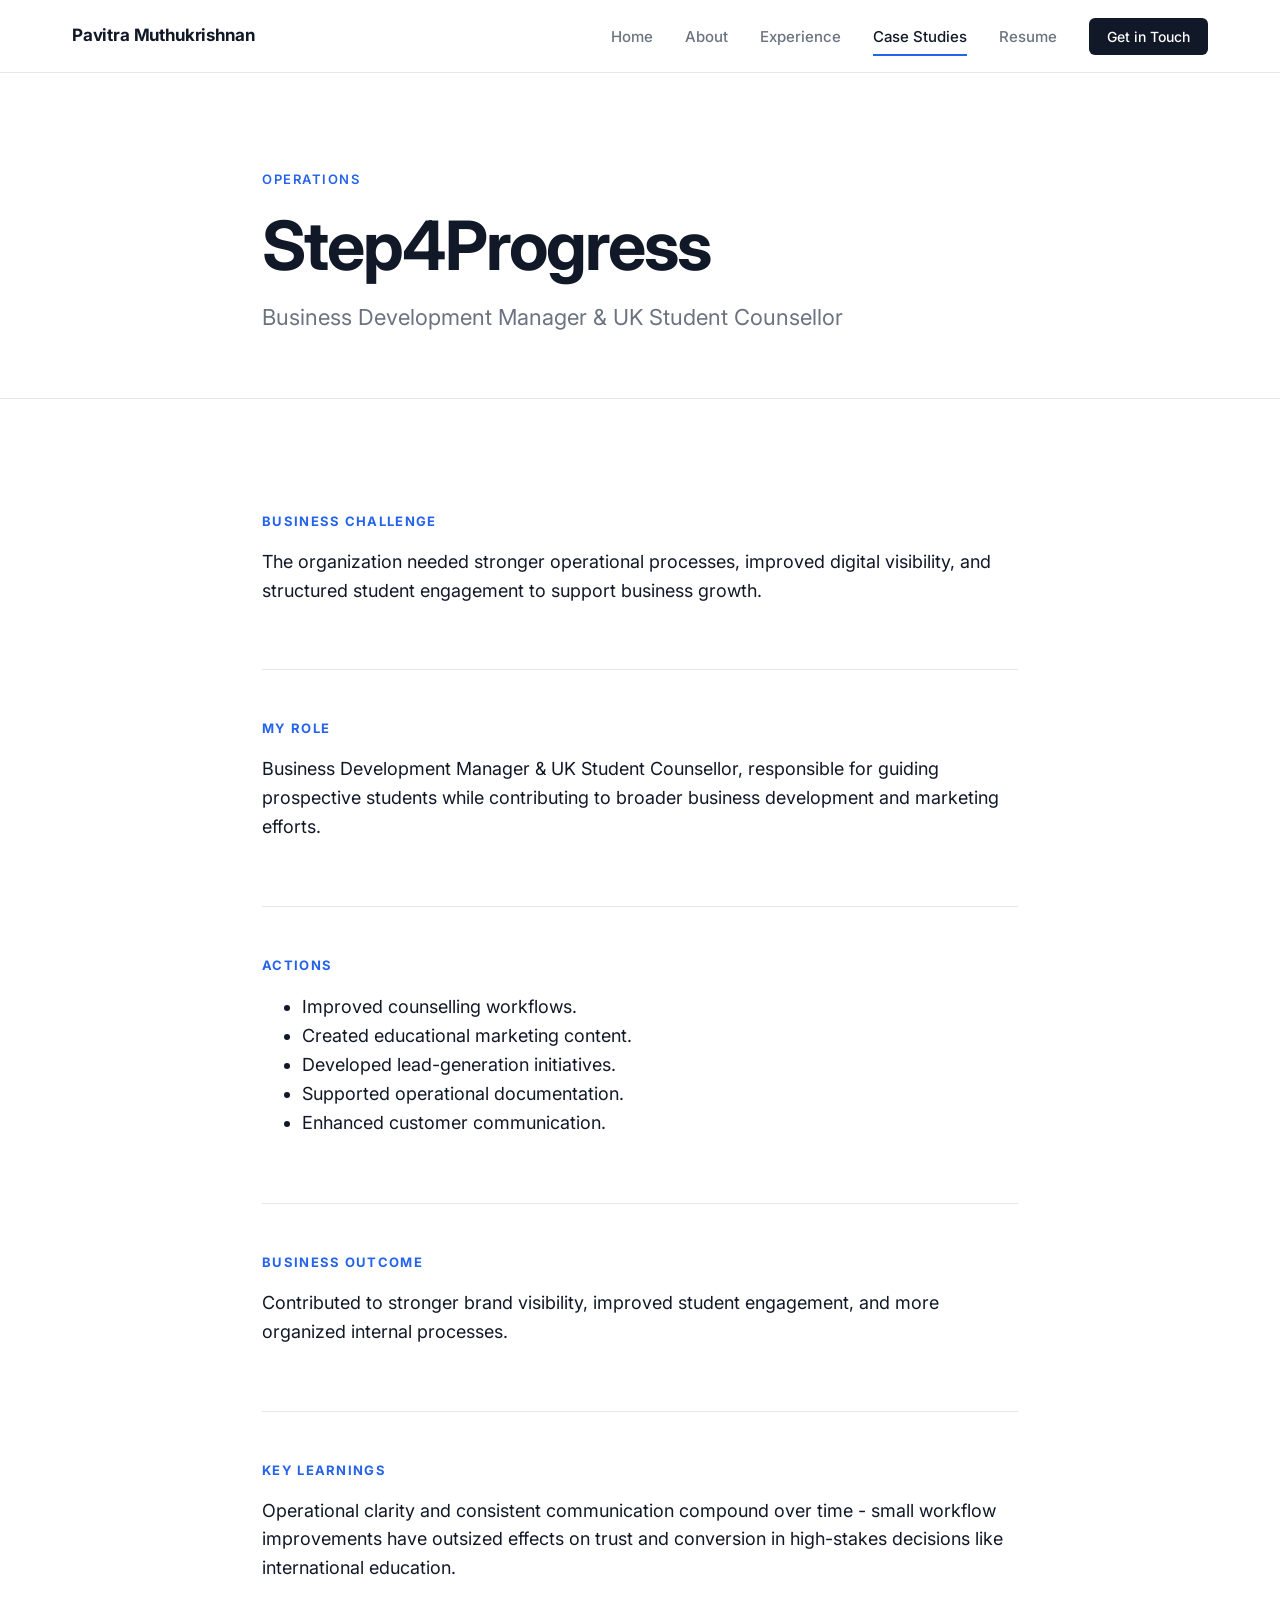
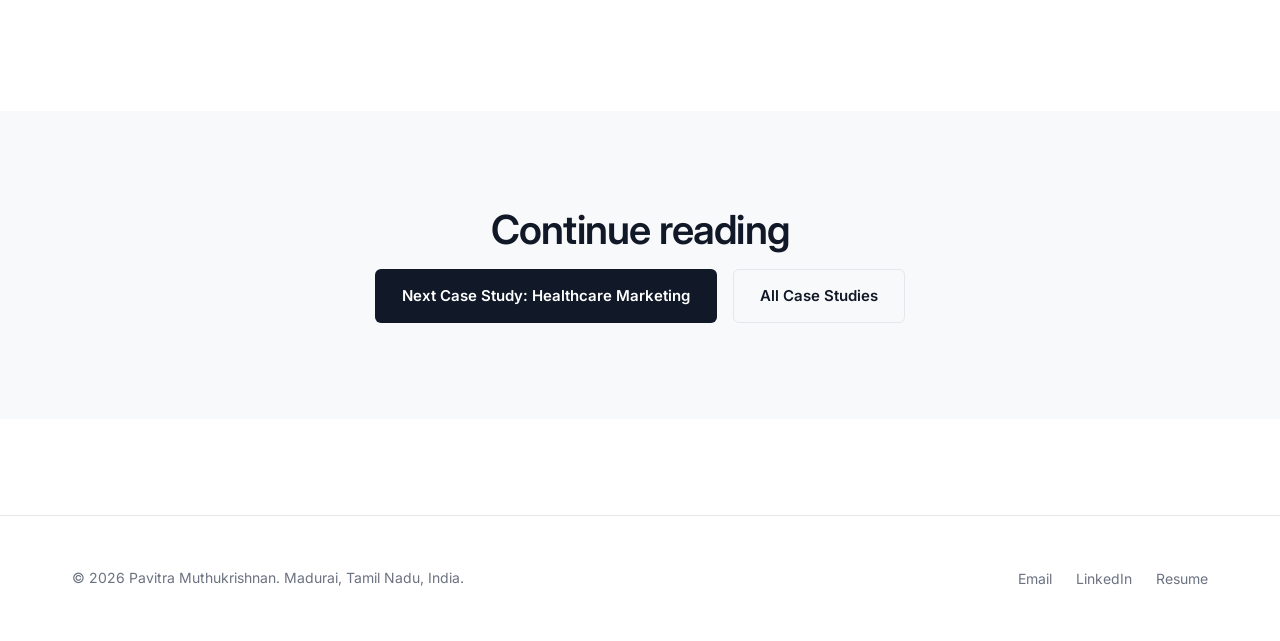
<file: step4progress.html>
<!DOCTYPE html>
<html lang="en">
<head>
<meta charset="UTF-8">
<meta name="viewport" content="width=device-width, initial-scale=1.0">
<meta name="color-scheme" content="light only">
<title>Step4Progress - Case Study - Pavitra Muthukrishnan</title>
<meta name="description" content="Operations case study: Step4Progress.">
<link href="https://fonts.googleapis.com/css2?family=Inter:wght@400;500;600;700&display=swap" rel="stylesheet">
<style>
/* ============================================================
   PAVITRA MUTHUKRISHNAN — EXECUTIVE PORTFOLIO
   Design tokens
   ============================================================ */
:root{
  color-scheme: light only;
  --bg:#FFFFFF;
  --bg-secondary:#F8F9FA;
  --text-primary:#111827;
  --text-secondary:#6B7280;
  --accent:#2563EB;
  --accent-dim:#EFF3FE;
  --border:#E5E7EB;
  --card:#FFFFFF;

  --font-body:'Inter', -apple-system, BlinkMacSystemFont, 'SF Pro Display', sans-serif;

  --max-width:1200px;
  --content-width:820px;

  --space-1:8px;
  --space-2:16px;
  --space-3:24px;
  --space-4:32px;
  --space-5:48px;
  --space-6:64px;
  --space-7:96px;
  --space-8:140px;

  --radius-sm:6px;
  --radius-md:10px;
  --radius-lg:16px;

  --ease:cubic-bezier(.16,1,.3,1);
}

*,*::before,*::after{box-sizing:border-box;}
html{scroll-behavior:smooth; background:#FFFFFF;}
@media (prefers-reduced-motion:reduce){
  html{scroll-behavior:auto;}
  *,*::before,*::after{animation-duration:.001ms!important;animation-iteration-count:1!important;transition-duration:.001ms!important;scroll-behavior:auto!important;}
}

body{
  margin:0;
  font-family:var(--font-body);
  color:var(--text-primary);
  background:var(--bg);
  -webkit-font-smoothing:antialiased;
  line-height:1.6;
  font-size:18px;
}

h1,h2,h3,h4{
  margin:0 0 var(--space-2) 0;
  font-weight:600;
  letter-spacing:-0.02em;
  line-height:1.15;
}
h1{font-size:clamp(36px,6vw,68px); font-weight:700; letter-spacing:-0.03em;}
h2{font-size:clamp(28px,4vw,40px);}
h3{font-size:clamp(20px,2.4vw,24px);}
p{margin:0 0 var(--space-2) 0; color:var(--text-primary);}
a{color:inherit; text-decoration:none;}

.eyebrow{
  font-size:13px;
  font-weight:600;
  letter-spacing:.12em;
  text-transform:uppercase;
  color:var(--accent);
  margin-bottom:var(--space-2);
  display:block;
}

.text-secondary{color:var(--text-secondary);}
.lede{font-size:22px; color:var(--text-secondary); line-height:1.55; font-weight:400;}

/* ---------- Layout ---------- */
.wrap{
  max-width:var(--max-width);
  margin:0 auto;
  padding:0 var(--space-4);
}
.prose{
  max-width:var(--content-width);
}
section{padding:var(--space-7) 0;}
section.tight{padding:var(--space-6) 0;}
.divider{border:none; border-top:1px solid var(--border); margin:0;}
.bg-secondary{background:var(--bg-secondary);}

/* ---------- Nav ---------- */
.site-nav{
  position:sticky; top:0; z-index:100;
  background:rgba(255,255,255,.85);
  backdrop-filter:saturate(180%) blur(12px);
  border-bottom:1px solid var(--border);
}
.site-nav .wrap{
  display:flex; align-items:center; justify-content:space-between;
  height:72px;
}
.nav-mark{font-weight:700; font-size:17px; letter-spacing:-0.01em;}
.nav-links{display:flex; gap:var(--space-4); list-style:none; margin:0; padding:0; align-items:center;}
.nav-links a{
  font-size:15px; font-weight:500; color:var(--text-secondary);
  padding:8px 0; border-bottom:2px solid transparent;
  transition:color .2s var(--ease), border-color .2s var(--ease);
}
.nav-links a:hover, .nav-links a.active{color:var(--text-primary); border-bottom-color:var(--accent);}
.nav-cta{
  background:var(--text-primary); color:#fff!important; padding:10px 18px!important;
  border-radius:var(--radius-sm); font-size:14px!important; border-bottom:none!important;
}
.nav-cta:hover{background:var(--accent)!important;}
.nav-toggle{display:none; background:none; border:none; cursor:pointer; padding:8px;}
.nav-toggle span{display:block; width:22px; height:2px; background:var(--text-primary); margin:5px 0; transition:transform .2s var(--ease), opacity .2s var(--ease);}

@media (max-width:860px){
  .nav-links{
    display:none;
    position:fixed; top:72px; left:0; right:0; bottom:0;
    background:#fff; flex-direction:column; align-items:flex-start;
    padding:var(--space-3) var(--space-4); gap:var(--space-2);
    z-index:99;
  }
  .nav-links.open{display:flex;}
  .nav-toggle{display:block;}
}

/* ---------- Buttons ---------- */
.btn{
  display:inline-flex; align-items:center; gap:8px;
  font-size:15px; font-weight:600;
  padding:14px 26px; border-radius:var(--radius-sm);
  border:1px solid transparent; cursor:pointer;
  transition:transform .2s var(--ease), background .2s var(--ease), border-color .2s var(--ease), color .2s var(--ease);
}
.btn-primary{background:var(--text-primary); color:#fff;}
.btn-primary:hover{background:var(--accent);}
.btn-secondary{background:transparent; color:var(--text-primary); border-color:var(--border);}
.btn-secondary:hover{border-color:var(--text-primary);}
.btn-row{display:flex; gap:var(--space-2); flex-wrap:wrap;}

/* ---------- Hero ---------- */
.hero{padding:var(--space-8) 0 var(--space-6);}
.hero-role{
  font-size:16px; color:var(--text-secondary); font-weight:500;
  margin-bottom:var(--space-3); letter-spacing:.01em;
}
.hero h1{max-width:820px;}
.hero .lede{max-width:640px; margin-top:var(--space-3);}
.hero .btn-row{margin-top:var(--space-5);}

/* Career-arc signature strip */
.arc-strip{
  margin-top:var(--space-7);
  display:flex; align-items:center; flex-wrap:wrap;
  gap:0; border-top:1px solid var(--border); padding-top:var(--space-4);
}
.arc-item{
  font-size:14px; color:var(--text-secondary); font-weight:500;
  padding-right:var(--space-2); margin-right:var(--space-2);
  position:relative;
}
.arc-item:not(:last-child)::after{
  content:'→'; color:var(--border); margin-left:var(--space-2); font-weight:400;
}
.arc-item.current{color:var(--accent); font-weight:700;}

/* ---------- Cards ---------- */
.card{
  background:var(--card);
  border:1px solid var(--border);
  border-radius:var(--radius-md);
  padding:var(--space-4);
  transition:transform .25s var(--ease), box-shadow .25s var(--ease), border-color .25s var(--ease);
}
.card:hover{transform:translateY(-3px); box-shadow:0 12px 32px -16px rgba(17,24,39,.16); border-color:#D8DCE3;}

.grid{display:grid; gap:var(--space-3);}
.grid-2{grid-template-columns:repeat(2,1fr);}
.grid-3{grid-template-columns:repeat(3,1fr);}
@media (max-width:760px){.grid-2,.grid-3{grid-template-columns:1fr;}}

/* ---------- Metrics ---------- */
.metric{padding:var(--space-3) 0; border-top:1px solid var(--border);}
.metric-num{font-size:40px; font-weight:700; letter-spacing:-0.02em; color:var(--text-primary);}
.metric-label{font-size:15px; color:var(--text-secondary); margin-top:4px;}

/* ---------- Experience accordion ---------- */
.exp-card{border:1px solid var(--border); border-radius:var(--radius-md); margin-bottom:var(--space-2); overflow:hidden; background:#fff;}
.exp-head{
  display:flex; justify-content:space-between; align-items:center; gap:var(--space-3);
  padding:var(--space-3) var(--space-4); cursor:pointer; user-select:none;
  background:none; border:none; width:100%; text-align:left; font-family:inherit;
}
.exp-head:hover{background:var(--bg-secondary);}
.exp-title{display:flex; flex-direction:column; gap:2px;}
.exp-company{font-size:19px; font-weight:600;}
.exp-role{font-size:15px; color:var(--text-secondary);}
.exp-meta{display:flex; align-items:center; gap:var(--space-3);}
.exp-duration{font-size:14px; color:var(--text-secondary); white-space:nowrap;}
.exp-icon{width:20px; height:20px; flex-shrink:0; transition:transform .3s var(--ease); color:var(--text-secondary);}
.exp-card[data-open="true"] .exp-icon{transform:rotate(180deg);}
.exp-body{
  max-height:0; overflow:hidden; transition:max-height .35s var(--ease);
}
.exp-body-inner{padding:0 var(--space-4) var(--space-4); border-top:1px solid var(--border);}
.exp-body-inner p{margin-top:var(--space-2);}
.exp-body-inner ul{margin:var(--space-2) 0; padding-left:20px;}
.exp-body-inner li{margin-bottom:6px; color:var(--text-primary);}
.tag-row{display:flex; flex-wrap:wrap; gap:8px; margin-top:var(--space-2);}
.tag{font-size:13px; background:var(--accent-dim); color:var(--accent); padding:6px 12px; border-radius:20px; font-weight:600;}

/* ---------- Case study cards ---------- */
.cs-card{display:block; border:1px solid var(--border); border-radius:var(--radius-md); padding:var(--space-4); background:#fff;}
.cs-card .eyebrow{margin-bottom:var(--space-1);}
.cs-card h3{margin-bottom:8px;}
.cs-arrow{margin-top:var(--space-2); font-size:14px; font-weight:600; color:var(--accent); display:flex; align-items:center; gap:6px;}

/* ---------- Case study page ---------- */
.cs-hero{padding:var(--space-7) 0 var(--space-5); border-bottom:1px solid var(--border);}
.cs-flow{display:flex; flex-direction:column; gap:0;}
.cs-step{padding:var(--space-5) 0; border-top:1px solid var(--border);}
.cs-step:first-child{border-top:none;}
.cs-step-label{font-size:13px; font-weight:700; letter-spacing:.1em; text-transform:uppercase; color:var(--accent); margin-bottom:var(--space-2); display:block;}

/* ---------- Section titles ---------- */
.section-head{margin-bottom:var(--space-5); max-width:640px;}

/* ---------- Contact ---------- */
.contact-card{display:flex; align-items:center; justify-content:space-between; padding:var(--space-3) var(--space-4); border:1px solid var(--border); border-radius:var(--radius-md); margin-bottom:var(--space-2);}
.contact-card:hover{border-color:var(--accent);}
.contact-label{font-size:13px; color:var(--text-secondary); text-transform:uppercase; letter-spacing:.06em; font-weight:600;}
.contact-value{font-size:18px; font-weight:600; margin-top:2px;}

/* ---------- Footer ---------- */
footer{border-top:1px solid var(--border); padding:var(--space-5) 0; margin-top:var(--space-7);}
footer .wrap{display:flex; justify-content:space-between; align-items:center; flex-wrap:wrap; gap:var(--space-2);}
footer p{margin:0; font-size:14px; color:var(--text-secondary);}
.footer-links{display:flex; gap:var(--space-3); list-style:none; padding:0; margin:0;}
.footer-links a{font-size:14px; color:var(--text-secondary);}
.footer-links a:hover{color:var(--accent);}

/* ---------- Scroll reveal ---------- */
.reveal{opacity:0; transform:translateY(16px); transition:opacity .6s var(--ease), transform .6s var(--ease);}
.reveal.in{opacity:1; transform:translateY(0);}

/* ---------- Resume page ---------- */
.resume-toolbar{display:flex; gap:var(--space-2); flex-wrap:wrap; margin-bottom:var(--space-4);}
.pdf-frame{width:100%; height:80vh; border:1px solid var(--border); border-radius:var(--radius-md); background:var(--bg-secondary);}

/* ---------- Focus states ---------- */
a:focus-visible, button:focus-visible, .btn:focus-visible{
  outline:2px solid var(--accent); outline-offset:3px; border-radius:4px;
}

@media (max-width:600px){
  body{font-size:16px;}
  section{padding:var(--space-6) 0;}
  .grid-3{grid-template-columns:1fr;}
}

</style>
</head>
<body>
<nav class="site-nav" aria-label="Primary">
  <div class="wrap">
    <a href="../index.html" class="nav-mark">Pavitra Muthukrishnan</a>
    <button class="nav-toggle" aria-label="Toggle menu" aria-expanded="false"><span></span><span></span><span></span></button>
    <ul class="nav-links">
      <li><a href="../index.html">Home</a></li>
      <li><a href="../about.html">About</a></li>
      <li><a href="../experience.html">Experience</a></li>
      <li><a href="index.html" class="active">Case Studies</a></li>
      <li><a href="../resume/index.html">Resume</a></li>
      <li><a href="../contact.html" class="nav-cta">Get in Touch</a></li>
    </ul>
  </div>
</nav>

<header class="cs-hero">
  <div class="wrap prose">
    <span class="eyebrow">Operations</span>
    <h1>Step4Progress</h1>
    <p class="lede">Business Development Manager & UK Student Counsellor</p>
  </div>
</header>

<section class="tight reveal">
  <div class="wrap prose cs-flow">
      <div class="cs-step reveal">
        <span class="cs-step-label">Business Challenge</span>
        <p>The organization needed stronger operational processes, improved digital visibility, and structured student engagement to support business growth.</p>
      </div>
      <div class="cs-step reveal">
        <span class="cs-step-label">My Role</span>
        <p>Business Development Manager &amp; UK Student Counsellor, responsible for guiding prospective students while contributing to broader business development and marketing efforts.</p>
      </div>
      <div class="cs-step reveal">
        <span class="cs-step-label">Actions</span>
        <ul><li>Improved counselling workflows.</li><li>Created educational marketing content.</li><li>Developed lead-generation initiatives.</li><li>Supported operational documentation.</li><li>Enhanced customer communication.</li></ul>
      </div>
      <div class="cs-step reveal">
        <span class="cs-step-label">Business Outcome</span>
        <p>Contributed to stronger brand visibility, improved student engagement, and more organized internal processes.</p>
      </div>
      <div class="cs-step reveal">
        <span class="cs-step-label">Key Learnings</span>
        <p>Operational clarity and consistent communication compound over time - small workflow improvements have outsized effects on trust and conversion in high-stakes decisions like international education.</p>
      </div>
  </div>
</section>

<section class="bg-secondary reveal">
  <div class="wrap" style="text-align:center; max-width:640px;">
    <h2>Continue reading</h2>
    <div class="btn-row" style="justify-content:center;">
      <a href="healthcare-marketing.html" class="btn btn-primary">Next Case Study: Healthcare Marketing</a>
      <a href="index.html" class="btn btn-secondary">All Case Studies</a>
    </div>
  </div>
</section>

<footer>
  <div class="wrap">
    <p>© 2026 Pavitra Muthukrishnan. Madurai, Tamil Nadu, India.</p>
    <ul class="footer-links">
      <li><a href="mailto:pavitra962023@gmail.com">Email</a></li>
      <li><a href="https://linkedin.com/in/pavitra-muthukrishnan-b9a6038a" target="_blank" rel="noopener">LinkedIn</a></li>
      <li><a href="../resume/index.html">Resume</a></li>
    </ul>
  </div>
</footer>
<script>
// Nav toggle (mobile)
document.addEventListener('DOMContentLoaded', () => {
  const toggle = document.querySelector('.nav-toggle');
  const links = document.querySelector('.nav-links');
  if (toggle && links) {
    toggle.addEventListener('click', () => {
      const open = links.classList.toggle('open');
      toggle.setAttribute('aria-expanded', open);
    });
    links.querySelectorAll('a').forEach(a => a.addEventListener('click', () => {
      links.classList.remove('open');
      toggle.setAttribute('aria-expanded', 'false');
    }));
  }

  // Experience accordion
  document.querySelectorAll('.exp-card').forEach(card => {
    const head = card.querySelector('.exp-head');
    const body = card.querySelector('.exp-body');
    if (!head || !body) return;
    head.addEventListener('click', () => {
      const isOpen = card.getAttribute('data-open') === 'true';
      // close others
      document.querySelectorAll('.exp-card[data-open="true"]').forEach(other => {
        if (other !== card) {
          other.setAttribute('data-open', 'false');
          other.querySelector('.exp-body').style.maxHeight = null;
          other.querySelector('.exp-head').setAttribute('aria-expanded', 'false');
        }
      });
      card.setAttribute('data-open', String(!isOpen));
      head.setAttribute('aria-expanded', String(!isOpen));
      body.style.maxHeight = !isOpen ? body.scrollHeight + 'px' : null;
    });
  });

  // Scroll reveal
  const revealEls = document.querySelectorAll('.reveal');
  if ('IntersectionObserver' in window && revealEls.length) {
    const io = new IntersectionObserver((entries) => {
      entries.forEach(entry => {
        if (entry.isIntersecting) {
          entry.target.classList.add('in');
          io.unobserve(entry.target);
        }
      });
    }, { threshold: 0.12 });
    revealEls.forEach(el => io.observe(el));
  } else {
    revealEls.forEach(el => el.classList.add('in'));
  }

  // Active nav link highlight based on current page
  const current = window.location.pathname.split('/').pop() || 'index.html';
  document.querySelectorAll('.nav-links a').forEach(a => {
    const href = a.getAttribute('href');
    if (href === current || (current === '' && href === 'index.html')) {
      a.classList.add('active');
    }
  });
});

</script>
</body>
</html>
</file>
